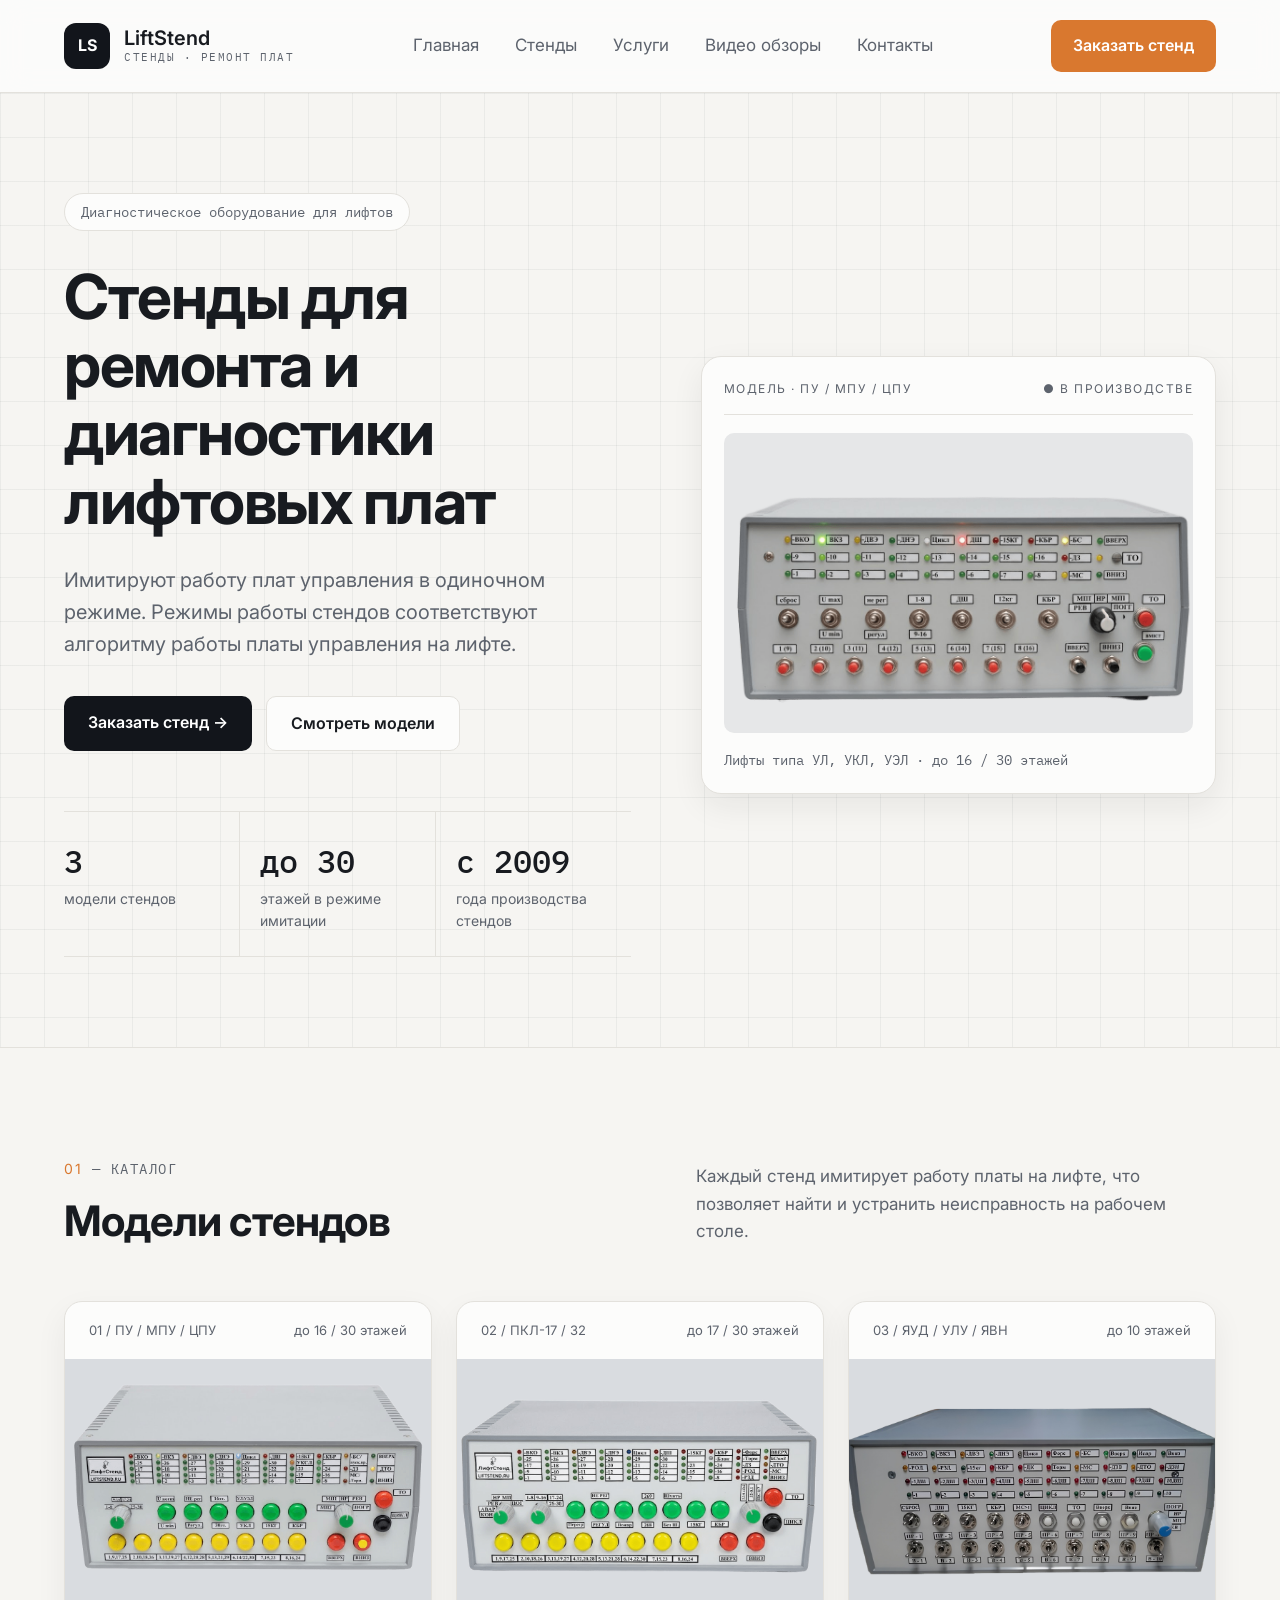
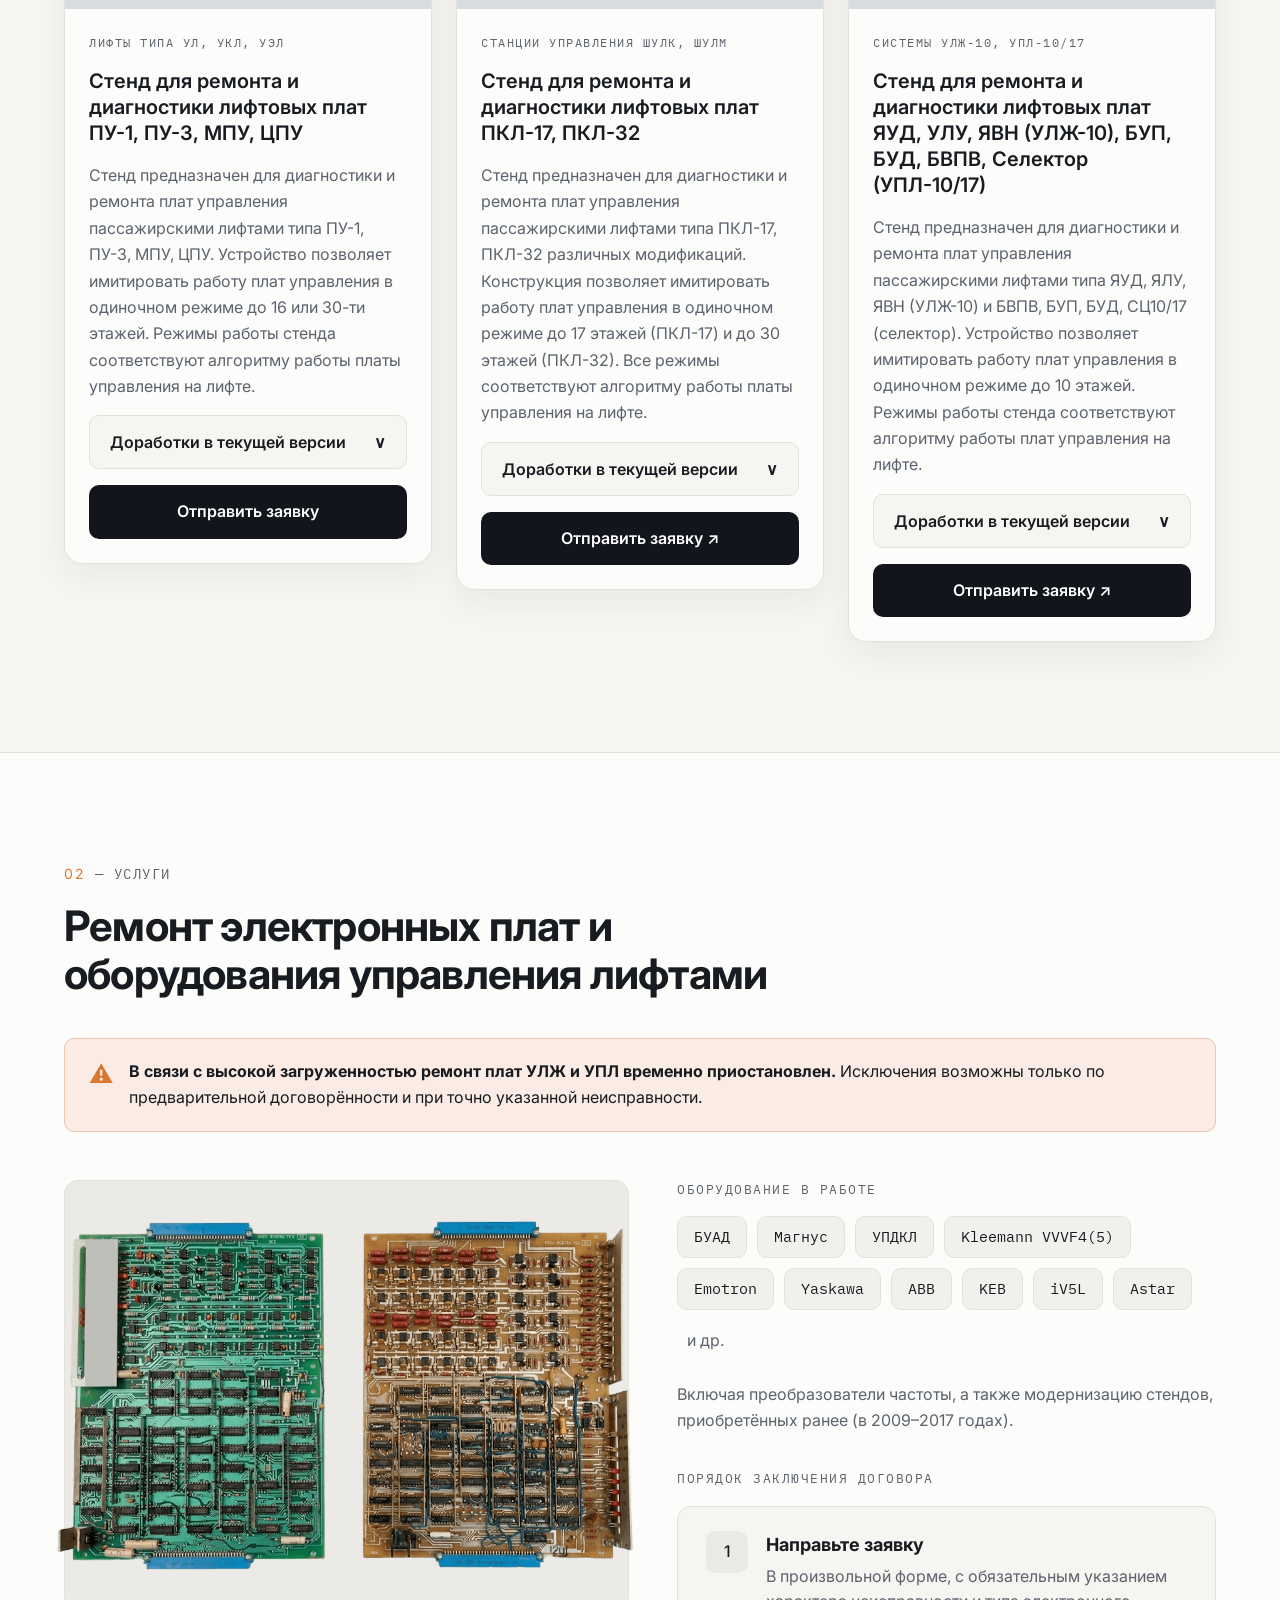
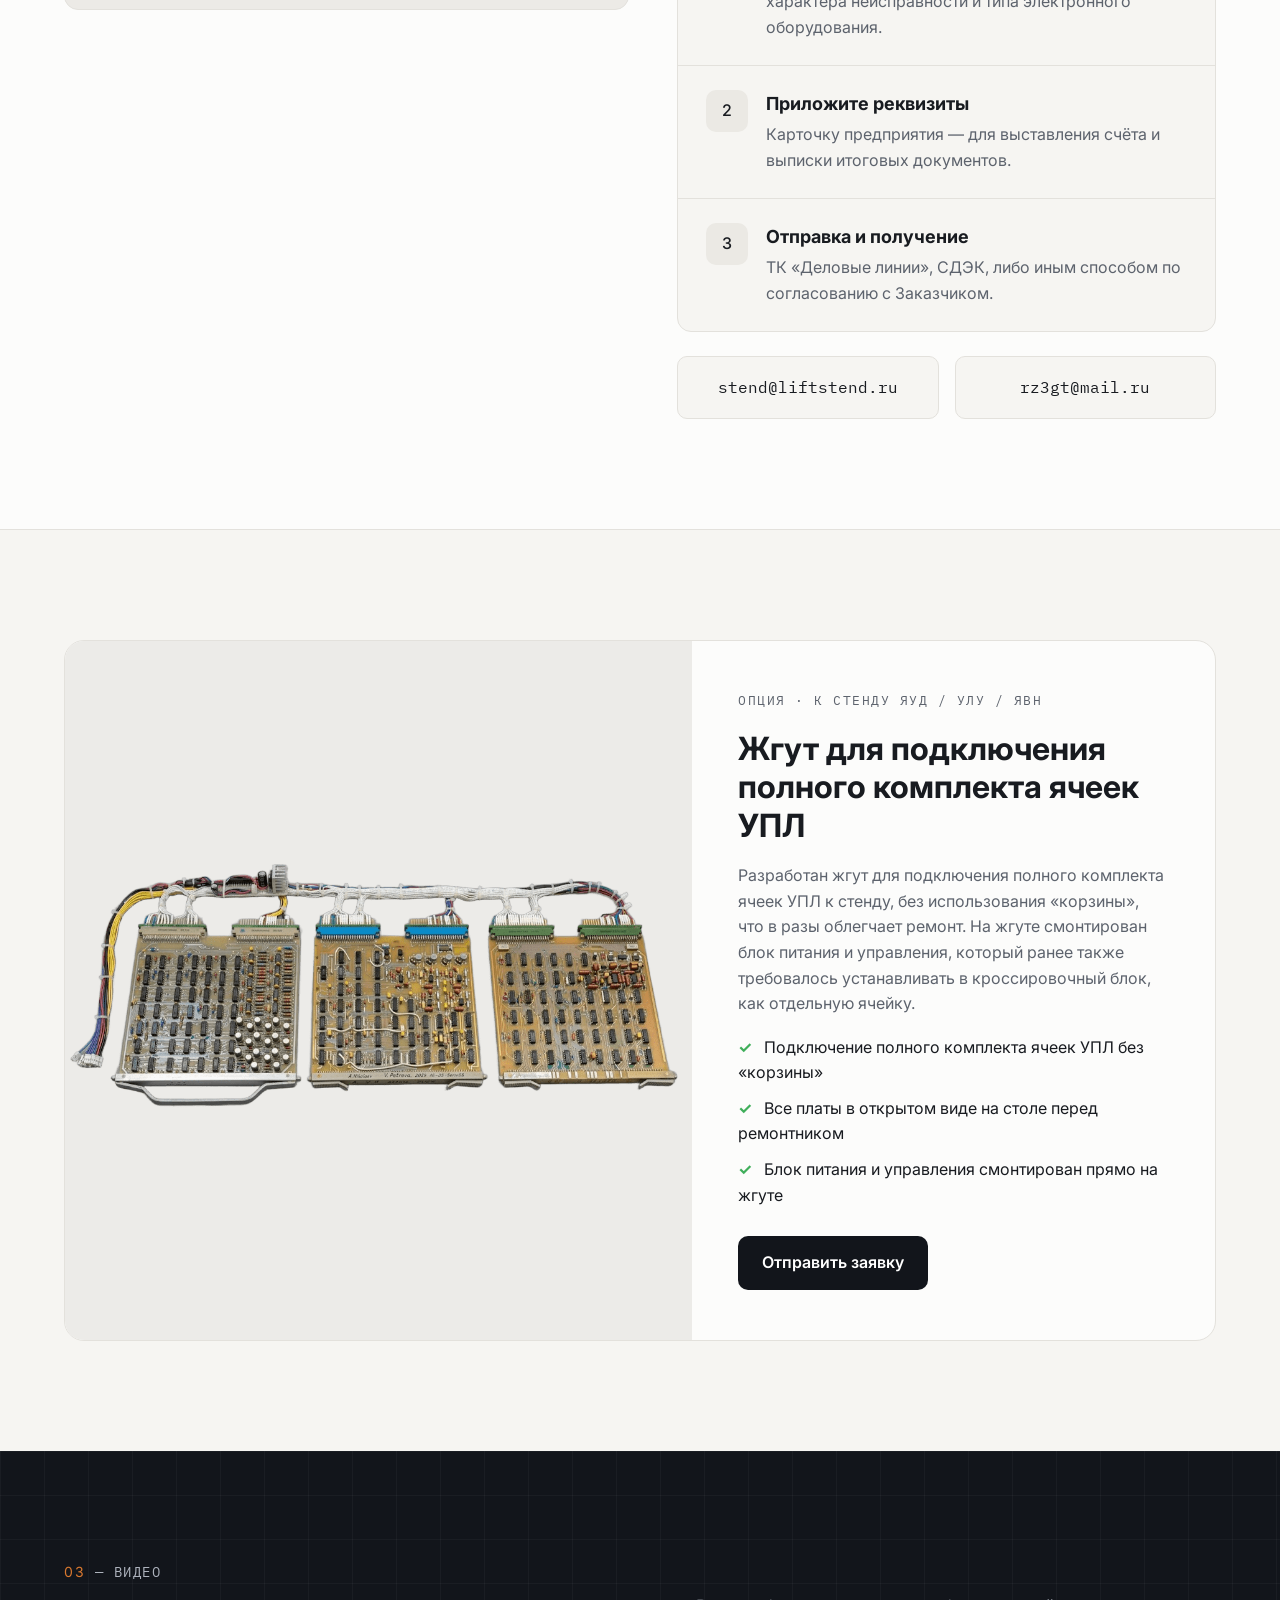
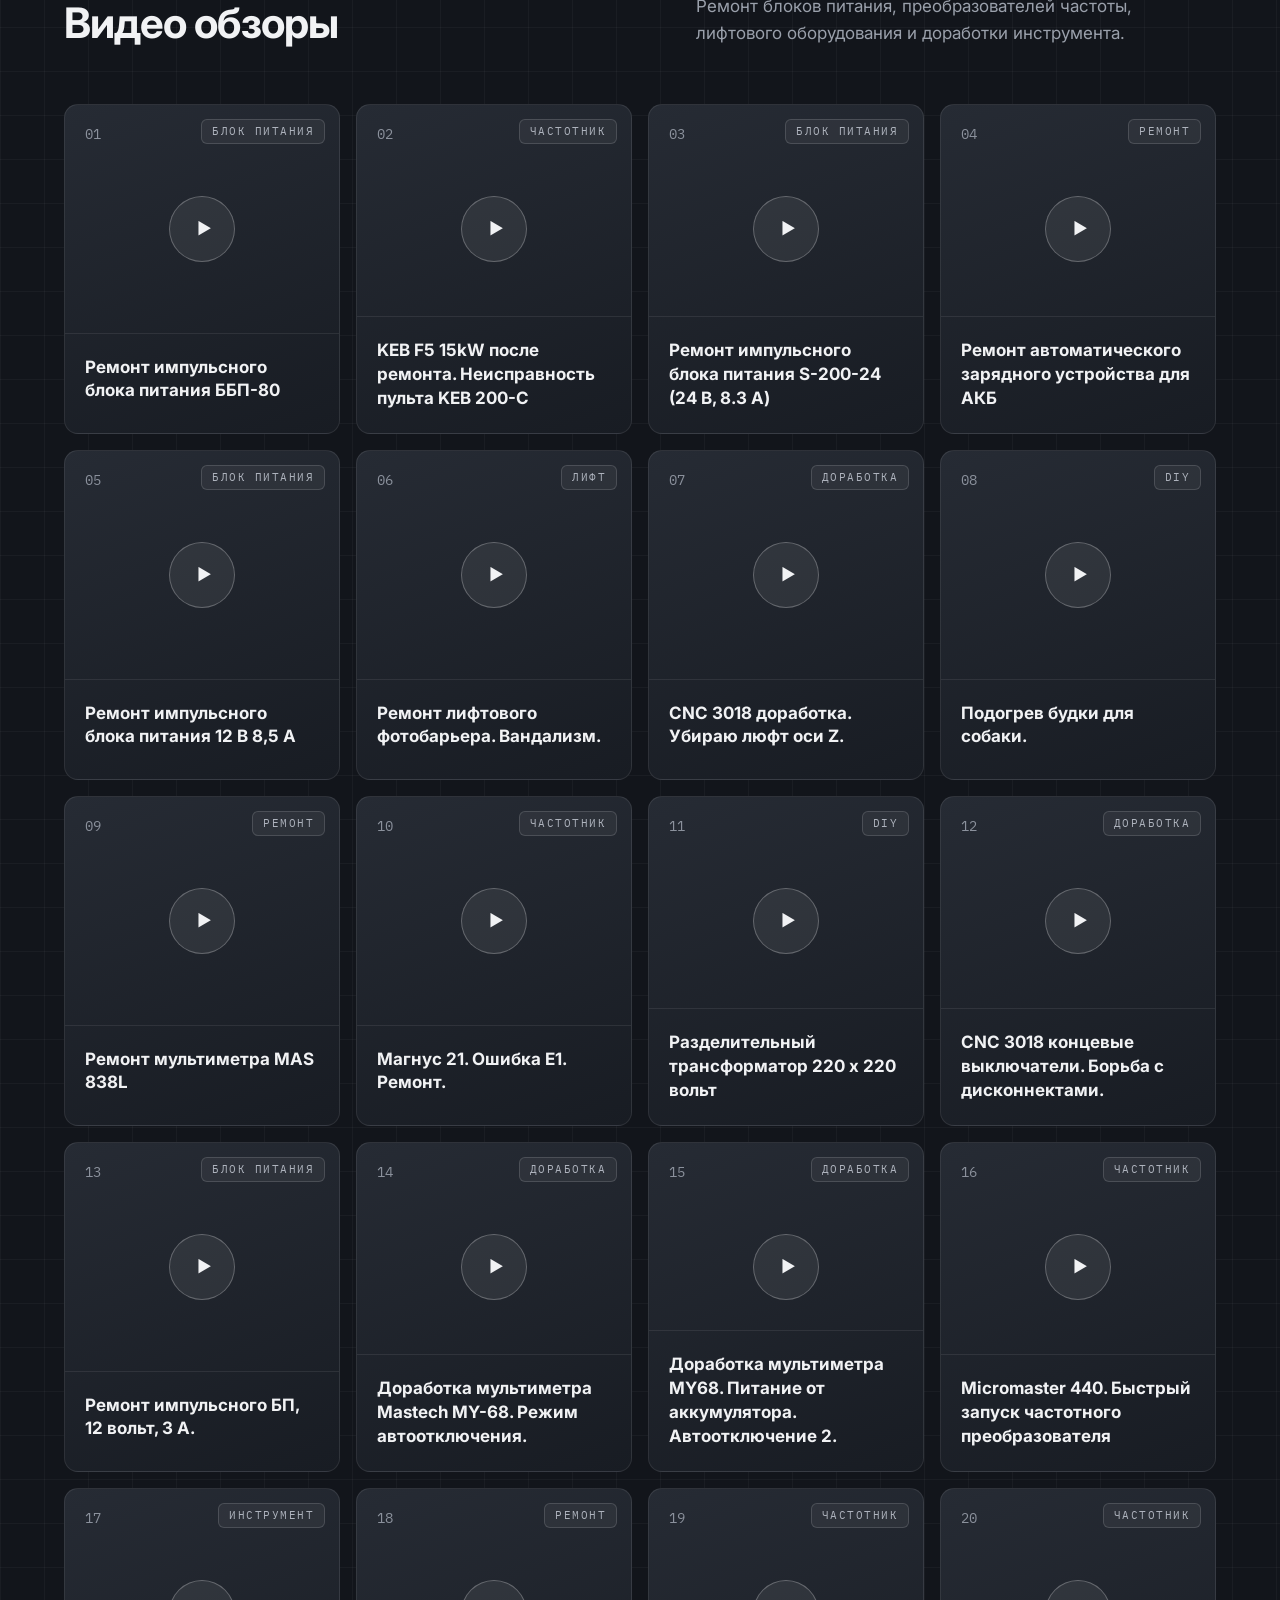
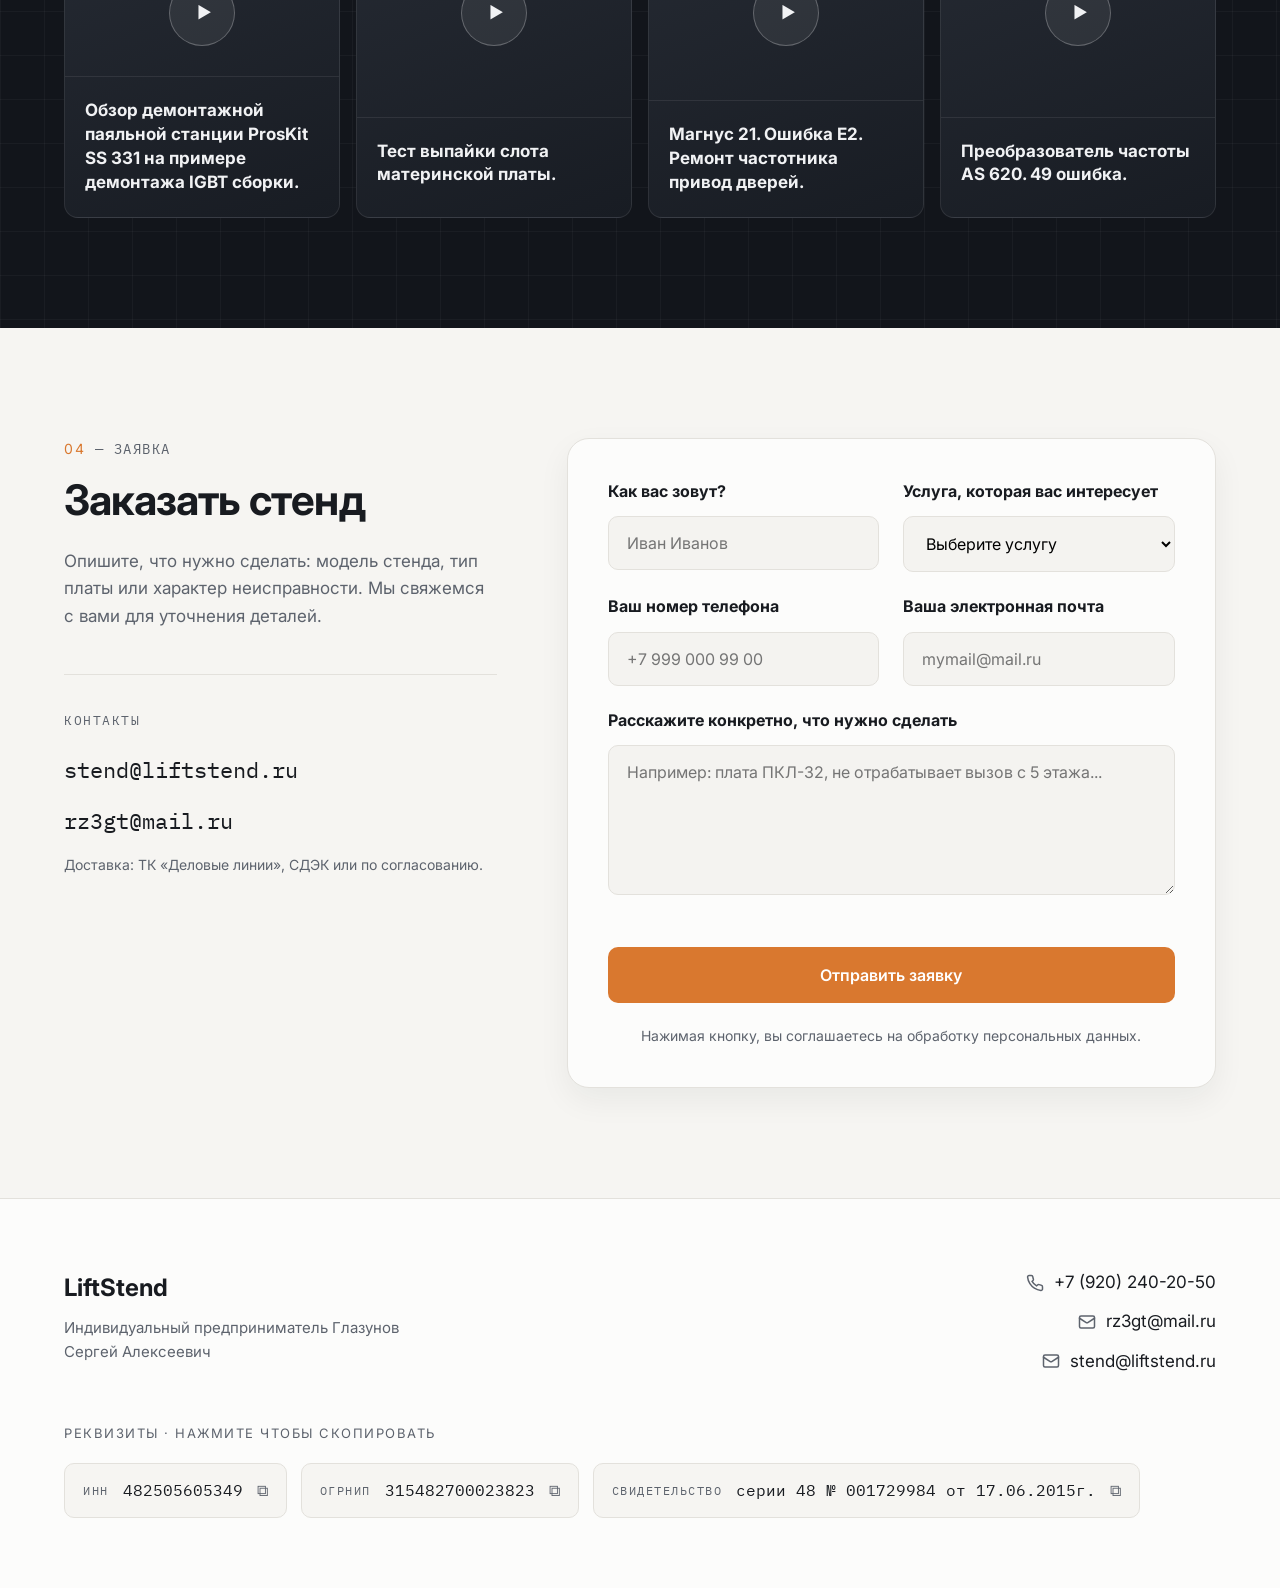
<file: Var2_s/index.html>
<!DOCTYPE html>
<html lang="ru">
<head>
    <meta charset="UTF-8">
    <meta name="viewport" content="width=device-width, initial-scale=1.0">
    <link rel="stylesheet" href="style.css">
    <title>LiftStend</title>
    <link rel="icon" type="image/png" href="new_logo.png">
    <script defer type="text/javascript" src="script.js"></script>
    <link rel="preconnect" href="https://fonts.googleapis.com">
    <link rel="preconnect" href="https://fonts.gstatic.com" crossorigin>
    <link href="https://fonts.googleapis.com/css2?family=IBM+Plex+Mono:wght@400;500&family=Inter:wght@400;500;600;700&display=swap" rel="stylesheet">
</head>
<body>
    <!-- Шапка -->
    <header id="header">
        <div class="header_box">
            <a class="logo" href="#home">
                <span class="logo_mark">LS</span>
                <span class="logo_text">
                    <span class="logo_name">LiftStend</span>
                    <span class="logo_sub">Стенды · ремонт плат</span>
                </span>
            </a>
            <div class="nav" id="nav">
                <a class="nav_link" href="#home">Главная</a>
                <a class="nav_link" href="#stands">Стенды</a>
                <a class="nav_link" href="#services">Услуги</a>
                <a class="nav_link" href="#video">Видео обзоры</a>
                <a class="nav_link" href="#order">Контакты</a>
            </div>
            <a class="header_button" href="#order">Заказать стенд</a>
            <button class="burger" id="burger">☰</button>
        </div>
    </header>

    <main>
        <!-- Главная -->
        <section class="hero_block" id="home">
            <div class="container hero_box">
                <div class="hero_left">
                    <span class="hero_badge">Диагностическое оборудование для лифтов</span>
                    <h1>Стенды для ремонта и диагностики лифтовых плат</h1>
                    <p class="hero_text">Имитируют работу плат управления в одиночном режиме. Режимы работы стендов соответствуют алгоритму работы платы управления на лифте.</p>
                    <div class="hero_buttons">
                        <a class="hero_button_dark" href="#order">Заказать стенд →</a>
                        <a class="hero_button_light" href="#stands">Смотреть модели</a>
                    </div>
                    <div class="hero_stats">
                        <div class="hero_stat">
                            <span class="hero_stat_number">3</span>
                            <span class="hero_stat_text">модели стендов</span>
                        </div>
                        <div class="hero_stat">
                            <span class="hero_stat_number">до 30</span>
                            <span class="hero_stat_text">этажей в режиме имитации</span>
                        </div>
                        <div class="hero_stat">
                            <span class="hero_stat_number">с 2009</span>
                            <span class="hero_stat_text">года производства стендов</span>
                        </div>
                    </div>
                </div>
                <div class="hero_card">
                    <div class="hero_card_top">
                        <span>Модель · ПУ / МПУ / ЦПУ</span>
                        <span>● В производстве</span>
                    </div>
                    <div class="hero_card_photo">
                        <img src="main_img/accordion_first_photo_no_bg.png" alt="Стенд ПУ, МПУ, ЦПУ">
                    </div>
                    <p class="hero_card_caption">Лифты типа УЛ, УКЛ, УЭЛ · до 16 / 30 этажей</p>
                </div>
            </div>
        </section>

        <!-- Каталог стендов -->
        <section class="stands_block" id="stands">
            <div class="container">
                <div class="section_top">
                    <div>
                        <p class="eyebrow"><span class="eyebrow_orange">01</span> &mdash; Каталог</p>
                        <h2>Модели стендов</h2>
                    </div>
                    <p class="section_text">Каждый стенд имитирует работу платы на лифте, что позволяет найти и устранить неисправность на рабочем столе.</p>
                </div>

                <div class="stands_cards">
                    <div class="stand_card">
                        <div class="stand_card_top">
                            <span>01 / ПУ / МПУ / ЦПУ</span>
                            <span>до 16 / 30 этажей</span>
                        </div>
                        <div class="stand_card_photo">
                            <img src="main_img/main_first_photo_no_bg.png" alt="Стенд ПУ-1, ПУ-3, МПУ, ЦПУ">
                        </div>
                        <div class="stand_card_body">
                            <p class="stand_card_for">Лифты типа УЛ, УКЛ, УЭЛ</p>
                            <h3>Стенд для ремонта и диагностики лифтовых плат ПУ-1, ПУ-3, МПУ, ЦПУ</h3>
                            <p class="stand_card_text">Стенд предназначен для диагностики и ремонта плат управления пассажирскими лифтами типа ПУ-1, ПУ-3, МПУ, ЦПУ. Устройство позволяет имитировать работу плат управления в одиночном режиме до 16 или 30-ти этажей. Режимы работы стенда соответствуют алгоритму работы платы управления на лифте.</p>
                            <div class="more">
                                <button class="more_header">
                                    <span>Доработки в текущей версии</span>
                                    <span class="more_icon">∨</span>
                                </button>
                                <div class="more_body">
                                    <ul>
                                        <li>Режим работы в «безшунтовом» варианте (по импульсному датчику), позволяет полноценно калибровать плату по импульсам и тестировать её в данном режиме.</li>
                                        <li>Поддержка плат с проходной кабиной. Добавляются каналы проверки и имитации датчиков ВКО”, ВКЗ”, ДТО”.</li>
                                        <li>Поддержка платы типа ЦПУ. Для этого дополнительно изготавливается переходной жгут с встроенным коммутатором управляющих сигналов.</li>
                                        <li>Поддержка плат для регулируемого привода (не использовалось в 2009–2010 годах).</li>
                                        <li>Значительно доработано программное обеспечение, изменены некоторые параметры обработки датчиков и сигналов. Изменён алгоритм режима «Цикл».</li>
                                    </ul>
                                </div>
                            </div>
                            <a class="stand_card_button" href="#order" data-service="Стенд ПУ-1, ПУ-3, МПУ, ЦПУ">Отправить заявку</a>
                        </div>
                    </div>

                    <div class="stand_card">
                        <div class="stand_card_top">
                            <span>02 / ПКЛ-17 / 32</span>
                            <span>до 17 / 30 этажей</span>
                        </div>
                        <div class="stand_card_photo">
                            <img src="main_img/main_second_photo_no_bg.png" alt="Стенд ПКЛ-17, ПКЛ-32">
                        </div>
                        <div class="stand_card_body">
                            <p class="stand_card_for">Станции управления ШУЛК, ШУЛМ</p>
                            <h3>Стенд для ремонта и диагностики лифтовых плат ПКЛ-17, ПКЛ-32</h3>
                            <p class="stand_card_text">Стенд предназначен для диагностики и ремонта плат управления пассажирскими лифтами типа ПКЛ-17, ПКЛ-32 различных модификаций. Конструкция позволяет имитировать работу плат управления в одиночном режиме до 17 этажей (ПКЛ-17) и до 30 этажей (ПКЛ-32). Все режимы соответствуют алгоритму работы платы управления на лифте.</p>
                            <div class="more">
                                <button class="more_header">
                                    <span>Доработки в текущей версии</span>
                                    <span class="more_icon">∨</span>
                                </button>
                                <div class="more_body">
                                    <ul>
                                        <li>Режим работы в «безшунтовом» варианте (по импульсному датчику), позволяет полноценно калибровать плату по импульсам и тестировать её в данном режиме.</li>
                                        <li>Поддержка плат для регулируемого привода. Для этого дополнительно изготавливается жгут для подачи сигналов рег. привода.</li>
                                        <li>Значительно доработано программное обеспечение, изменены некоторые параметры обработки датчиков и сигналов. Изменён алгоритм режима «Цикл».</li>
                                        <li>В матрицу и обработку добавлены некоторые датчики, которые вводились в лифтах ШУЛМ на протяжении последних лет (ПО, фотореверс и др.).</li>
                                    </ul>
                                </div>
                            </div>
                            <a class="stand_card_button" href="#order" data-service="Стенд ПКЛ-17, ПКЛ-32">Отправить заявку ↗</a>
                        </div>
                    </div>

                    <div class="stand_card">
                        <div class="stand_card_top">
                            <span>03 / ЯУД / УЛУ / ЯВН</span>
                            <span>до 10 этажей</span>
                        </div>
                        <div class="stand_card_photo">
                            <img src="main_img/main_third_photo_no_bg.png" alt="Стенд ЯУД, УЛУ, ЯВН">
                        </div>
                        <div class="stand_card_body">
                            <p class="stand_card_for">Системы УЛЖ-10, УПЛ-10/17</p>
                            <h3>Стенд для ремонта и диагностики лифтовых плат ЯУД, УЛУ, ЯВН (УЛЖ-10), БУП, БУД, БВПВ, Селектор (УПЛ-10/17)</h3>
                            <p class="stand_card_text">Стенд предназначен для диагностики и ремонта плат управления пассажирскими лифтами типа ЯУД, ЯЛУ, ЯВН (УЛЖ-10) и БВПВ, БУП, БУД, СЦ10/17 (селектор). Устройство позволяет имитировать работу плат управления в одиночном режиме до 10 этажей. Режимы работы стенда соответствуют алгоритму работы плат управления на лифте.</p>
                            <div class="more">
                                <button class="more_header">
                                    <span>Доработки в текущей версии</span>
                                    <span class="more_icon">∨</span>
                                </button>
                                <div class="more_body">
                                    <ul>
                                        <li>Доработано программное обеспечение, алгоритм движения и остановок между этажами. Устранены незначительные ошибки раннего ПО.</li>
                                        <li>Разработан жгут для подключения полного комплекта ячеек УПЛ к стенду, без использования «корзины». По желанию Заказчика данный жгут дополнительно изготавливается.</li>
                                    </ul>
                                </div>
                            </div>
                            <a class="stand_card_button" href="#order" data-service="Стенд ЯУД, УЛУ, ЯВН (УЛЖ-10)">Отправить заявку ↗</a>
                        </div>
                    </div>
                </div>
            </div>
        </section>

        <!-- Услуги -->
        <section class="services_block" id="services">
            <div class="container">
                <p class="eyebrow"><span class="eyebrow_orange">02</span> &mdash; Услуги</p>
                <h2 class="services_title">Ремонт электронных плат и оборудования управления лифтами</h2>

                <div class="warning">
                    <span class="warning_icon">⚠</span>
                    <p><strong>В связи с высокой загруженностью ремонт плат УЛЖ и УПЛ временно приостановлен.</strong> Исключения возможны только по предварительной договорённости и при точно указанной неисправности.</p>
                </div>

                <div class="services_box">
                    <div class="services_photos">
                        <div class="services_photo"><img src="main_img/plata.png" alt="Плата лифта"></div>
                    </div>

                    <div class="services_right">
                        <p class="services_label">Оборудование в работе</p>
                        <div class="service_tags">
                            <span class="service_tag">БУАД</span>
                            <span class="service_tag">Магнус</span>
                            <span class="service_tag">УПДКЛ</span>
                            <span class="service_tag">Kleemann VVVF4(5)</span>
                            <span class="service_tag">Emotron</span>
                            <span class="service_tag">Yaskawa</span>
                            <span class="service_tag">ABB</span>
                            <span class="service_tag">KEB</span>
                            <span class="service_tag">iV5L</span>
                            <span class="service_tag">Astar</span>
                            <span class="service_tag_more">и др.</span>
                        </div>
                        <p class="services_text">Включая преобразователи частоты, а также модернизацию стендов, приобретённых ранее (в 2009–2017 годах).</p>

                        <p class="services_label">Порядок заключения договора</p>
                        <div class="steps">
                            <div class="step">
                                <span class="step_number">1</span>
                                <div>
                                    <h4>Направьте заявку</h4>
                                    <p>В произвольной форме, с обязательным указанием характера неисправности и типа электронного оборудования.</p>
                                </div>
                            </div>
                            <div class="step">
                                <span class="step_number">2</span>
                                <div>
                                    <h4>Приложите реквизиты</h4>
                                    <p>Карточку предприятия — для выставления счёта и выписки итоговых документов.</p>
                                </div>
                            </div>
                            <div class="step">
                                <span class="step_number">3</span>
                                <div>
                                    <h4>Отправка и получение</h4>
                                    <p>ТК «Деловые линии», СДЭК, либо иным способом по согласованию с Заказчиком.</p>
                                </div>
                            </div>
                        </div>

                        <div class="mail_links">
                            <a class="mail_link" href="mailto:stend@liftstend.ru">stend@liftstend.ru</a>
                            <a class="mail_link" href="mailto:rz3gt@mail.ru">rz3gt@mail.ru</a>
                        </div>
                    </div>
                </div>
            </div>
        </section>

        <!-- Жгут -->
        <section class="harness_block">
            <div class="container">
                <div class="harness_card">
                    <div class="harness_photo">
                        <img src="main_img/tourniquet_no_bg.png" alt="Жгут для подключения ячеек УПЛ">
                    </div>
                    <div class="harness_text">
                        <p class="harness_tag">Опция · к стенду ЯУД / УЛУ / ЯВН</p>
                        <h3>Жгут для подключения полного комплекта ячеек УПЛ</h3>
                        <p>Разработан жгут для подключения полного комплекта ячеек УПЛ к стенду, без использования «корзины», что в разы облегчает ремонт. На жгуте смонтирован блок питания и управления, который ранее также требовалось устанавливать в кроссировочный блок, как отдельную ячейку.</p>
                        <ul>
                            <li>Подключение полного комплекта ячеек УПЛ без «корзины»</li>
                            <li>Все платы в открытом виде на столе перед ремонтником</li>
                            <li>Блок питания и управления смонтирован прямо на жгуте</li>
                        </ul>
                        <a class="harness_button" href="#order" data-service="Жгут для подключения ячеек УПЛ">Отправить заявку</a>
                    </div>
                </div>
            </div>
        </section>

        <!-- Видео -->
        <section class="video_block" id="video">
            <div class="container">
                <div class="section_top">
                    <div>
                        <p class="eyebrow"><span class="eyebrow_orange">03</span> &mdash; Видео</p>
                        <h2>Видео обзоры</h2>
                    </div>
                    <p class="section_text">Ремонт блоков питания, преобразователей частоты, лифтового оборудования и доработки инструмента.</p>
                </div>

                <div class="video_cards">
                    <div class="video_card" data-video-url-youtube="https://www.youtube.com/embed/3dimLdB5A6o?si=M0fmq-IZAi1y0u0O" data-video-url-rutube="https://rutube.ru/play/embed/577cb49472d63dc7c70b5eeb5c9b8358/">
                        <span class="video_card_number">01</span>
                        <span class="video_card_tag">Блок питания</span>
                        <span class="video_card_play">▶</span>
                        <h4>Ремонт импульсного блока питания ББП-80</h4>
                    </div>
                    <div class="video_card" data-video-url-youtube="https://www.youtube.com/embed/gYYps2g2kuI?si=MjqWjasJvv3lVrMN" data-video-url-rutube="https://rutube.ru/play/embed/69391222b21b92d451231698c175569e/">
                        <span class="video_card_number">02</span>
                        <span class="video_card_tag">Частотник</span>
                        <span class="video_card_play">▶</span>
                        <h4>KEB F5 15kW после ремонта. Неисправность пульта KEB 200-С</h4>
                    </div>
                    <div class="video_card" data-video-url-youtube="https://www.youtube.com/embed/F8VXqqG8hZE?si=91WdqBbP-UG5NhGc" data-video-url-rutube="https://rutube.ru/play/embed/33957107ef030123530843c90fbc562d/">
                        <span class="video_card_number">03</span>
                        <span class="video_card_tag">Блок питания</span>
                        <span class="video_card_play">▶</span>
                        <h4>Ремонт импульсного блока питания S-200-24 (24 В, 8.3 А)</h4>
                    </div>
                    <div class="video_card" data-video-url-youtube="https://www.youtube.com/embed/_hUBHWxDgOc?si=CxiB0HFWzqOnmFQD" data-video-url-rutube="https://rutube.ru/play/embed/b9c498be6b939b6a0668a7a57fabfb8b/">
                        <span class="video_card_number">04</span>
                        <span class="video_card_tag">Ремонт</span>
                        <span class="video_card_play">▶</span>
                        <h4>Ремонт автоматического зарядного устройства для АКБ</h4>
                    </div>
                    <div class="video_card" data-video-url-youtube="https://www.youtube.com/embed/UgYKby1YwtY?si=hETwrcuZmpO-HhOt" data-video-url-rutube="https://rutube.ru/play/embed/b3335d718fd3ce051f9da928967b5e46/">
                        <span class="video_card_number">05</span>
                        <span class="video_card_tag">Блок питания</span>
                        <span class="video_card_play">▶</span>
                        <h4>Ремонт импульсного блока питания 12 В 8,5 А</h4>
                    </div>
                    <div class="video_card" data-video-url-youtube="https://www.youtube.com/embed/wKMvMfL7JKQ?si=BLm2weTiFpcIsQE8" data-video-url-rutube="https://rutube.ru/play/embed/9170f900b10a3c8d203100ce1a9cf4c1/">
                        <span class="video_card_number">06</span>
                        <span class="video_card_tag">Лифт</span>
                        <span class="video_card_play">▶</span>
                        <h4>Ремонт лифтового фотобарьера. Вандализм.</h4>
                    </div>
                    <div class="video_card" data-video-url-youtube="https://www.youtube.com/embed/qNFyzNgIfYs?si=zouRJWYOXBYHn2U3" data-video-url-rutube="https://rutube.ru/play/embed/4c4732ea5e16cf4ad8ce692c3fda5547/">
                        <span class="video_card_number">07</span>
                        <span class="video_card_tag">Доработка</span>
                        <span class="video_card_play">▶</span>
                        <h4>CNC 3018 доработка. Убираю люфт оси Z.</h4>
                    </div>
                    <div class="video_card" data-video-url-youtube="https://www.youtube.com/embed/lkrbWZxTByo?si=sfD--3cMkR9yzXLe" data-video-url-rutube="https://rutube.ru/play/embed/5064f8d92779013855f749c4a6975bbe/">
                        <span class="video_card_number">08</span>
                        <span class="video_card_tag">DIY</span>
                        <span class="video_card_play">▶</span>
                        <h4>Подогрев будки для собаки.</h4>
                    </div>
                    <div class="video_card" data-video-url-youtube="https://www.youtube.com/embed/g4o85lcmeTc?si=Vq26dhTgVnRbRfYI" data-video-url-rutube="https://rutube.ru/play/embed/44969db016b9dea8bcc242032e6ad987/">
                        <span class="video_card_number">09</span>
                        <span class="video_card_tag">Ремонт</span>
                        <span class="video_card_play">▶</span>
                        <h4>Ремонт мультиметра MAS 838L</h4>
                    </div>
                    <div class="video_card" data-video-url-youtube="https://www.youtube.com/embed/U_uVmSd5nIM?si=fQoXWqLXG9e8LxeL" data-video-url-rutube="https://rutube.ru/play/embed/fef722c18a3c90eec3282bfc3b5be1dd/">
                        <span class="video_card_number">10</span>
                        <span class="video_card_tag">Частотник</span>
                        <span class="video_card_play">▶</span>
                        <h4>Магнус 21. Ошибка Е1. Ремонт.</h4>
                    </div>
                    <div class="video_card" data-video-url-youtube="https://www.youtube.com/embed/oTdYFWA3_5U?si=5hP-7SfF7rRqVosa" data-video-url-rutube="https://rutube.ru/play/embed/d01eff2143c14c53cadb41b73d15c258/">
                        <span class="video_card_number">11</span>
                        <span class="video_card_tag">DIY</span>
                        <span class="video_card_play">▶</span>
                        <h4>Разделительный трансформатор 220 х 220 вольт</h4>
                    </div>
                    <div class="video_card" data-video-url-youtube="https://www.youtube.com/embed/dZtoNxF62ac?si=TH8_FW2lqLTng4OU" data-video-url-rutube="https://rutube.ru/play/embed/bb8de0dfdc75e7e228ccf1fb9c7159b3/">
                        <span class="video_card_number">12</span>
                        <span class="video_card_tag">Доработка</span>
                        <span class="video_card_play">▶</span>
                        <h4>CNC 3018 концевые выключатели. Борьба с дисконнектами.</h4>
                    </div>
                    <div class="video_card" data-video-url-youtube="https://www.youtube.com/embed/nEyzuoKQazk?si=SzpzJPbjZ-wdhFoz" data-video-url-rutube="https://rutube.ru/play/embed/810841177f5577a0e3478f8d39cfb083/">
                        <span class="video_card_number">13</span>
                        <span class="video_card_tag">Блок питания</span>
                        <span class="video_card_play">▶</span>
                        <h4>Ремонт импульсного БП, 12 вольт, 3 А.</h4>
                    </div>
                    <div class="video_card" data-video-url-youtube="https://www.youtube.com/embed/JfKpwknA_ZQ?si=_v_3QTLyyTW8Pvou" data-video-url-rutube="https://rutube.ru/play/embed/273683b296d7ab9b410e2a91e39626f6/">
                        <span class="video_card_number">14</span>
                        <span class="video_card_tag">Доработка</span>
                        <span class="video_card_play">▶</span>
                        <h4>Доработка мультиметра Mastech MY-68. Режим автоотключения.</h4>
                    </div>
                    <div class="video_card" data-video-url-youtube="https://www.youtube.com/embed/g3Wz3kgiMYE?si=0CQlhmflj9ndzAR6" data-video-url-rutube="https://rutube.ru/play/embed/8bb6beb36efe235b5f480c4c1c773eec/">
                        <span class="video_card_number">15</span>
                        <span class="video_card_tag">Доработка</span>
                        <span class="video_card_play">▶</span>
                        <h4>Доработка мультиметра MY68. Питание от аккумулятора. Автоотключение 2.</h4>
                    </div>
                    <div class="video_card" data-video-url-youtube="https://www.youtube.com/embed/mEqJ1ay0UY8?si=ZnqY0JW5Dh-RIsPM" data-video-url-rutube="https://rutube.ru/play/embed/c27f84928ffb0b1b41650536ed2047dc/">
                        <span class="video_card_number">16</span>
                        <span class="video_card_tag">Частотник</span>
                        <span class="video_card_play">▶</span>
                        <h4>Micromaster 440. Быстрый запуск частотного преобразователя</h4>
                    </div>
                    <div class="video_card" data-video-url-youtube="https://www.youtube.com/embed/p4gutBq_vdY?si=H1vcMeOK5o7uT7Ve" data-video-url-rutube="https://rutube.ru/play/embed/289e96ec566f6c1ddd8121fa8014059f/">
                        <span class="video_card_number">17</span>
                        <span class="video_card_tag">Инструмент</span>
                        <span class="video_card_play">▶</span>
                        <h4>Обзор демонтажной паяльной станции ProsKit SS 331 на примере демонтажа IGBT сборки.</h4>
                    </div>
                    <div class="video_card" data-video-url-youtube="https://www.youtube.com/embed/TB7trJNlzYM?si=FA-TAdfofgWoHiDs" data-video-url-rutube="https://rutube.ru/play/embed/4a9644f252732be83cd632d89ff4f52c/">
                        <span class="video_card_number">18</span>
                        <span class="video_card_tag">Ремонт</span>
                        <span class="video_card_play">▶</span>
                        <h4>Тест выпайки слота материнской платы.</h4>
                    </div>
                    <div class="video_card" data-video-url-youtube="https://www.youtube.com/embed/TDVHoRf2TbE?si=tgW54vgtu5HrfPYx" data-video-url-rutube="https://rutube.ru/play/embed/9c269059bd94b7d0cc9804c6e0c47fc3/">
                        <span class="video_card_number">19</span>
                        <span class="video_card_tag">Частотник</span>
                        <span class="video_card_play">▶</span>
                        <h4>Магнус 21. Ошибка Е2. Ремонт частотника привод дверей.</h4>
                    </div>
                    <div class="video_card" data-video-url-youtube="https://www.youtube.com/embed/OjZ2Uq8c-t0?si=SdjO5ahagh1Zyhrv" data-video-url-rutube="https://rutube.ru/play/embed/77970406b856dd79155bceea15799d4f/">
                        <span class="video_card_number">20</span>
                        <span class="video_card_tag">Частотник</span>
                        <span class="video_card_play">▶</span>
                        <h4>Преобразователь частоты AS 620. 49 ошибка.</h4>
                    </div>
                </div>
            </div>

            <!-- Окно с видео (скрыто, пока не нажали на карточку) -->
            <div class="modal">
                <div class="modal_box">
                    <div class="modal_top">
                        <div class="modal_switch_buttons">
                            <button class="modal_switch_button_youtube active_button_youtube">YouTube</button>
                            <button class="modal_switch_button_rutube">RuTube</button>
                        </div>
                        <button class="modal_box_button" id="close_modal_button">&times;</button>
                    </div>
                    <iframe class="iframe" src="" title="Видео" frameborder="0" allow="accelerometer; autoplay; clipboard-write; encrypted-media; gyroscope; picture-in-picture; web-share" referrerpolicy="strict-origin-when-cross-origin" allowfullscreen></iframe>
                </div>
            </div>
        </section>

        <!-- Заявка -->
        <section class="order_block" id="order">
            <div class="container order_box">
                <div class="order_left">
                    <p class="eyebrow"><span class="eyebrow_orange">04</span> &mdash; Заявка</p>
                    <h2>Заказать стенд</h2>
                    <p class="order_text">Опишите, что нужно сделать: модель стенда, тип платы или характер неисправности. Мы свяжемся с вами для уточнения деталей.</p>
                    <p class="order_label">Контакты</p>
                    <a class="order_link" href="mailto:stend@liftstend.ru">stend@liftstend.ru</a>
                    <a class="order_link" href="mailto:rz3gt@mail.ru">rz3gt@mail.ru</a>
                    <p class="order_delivery">Доставка: ТК «Деловые линии», СДЭК или по согласованию.</p>
                </div>

                <div class="order_area">
                    <div class="order_area_1">
                        <h4 class="order_area_text">Как вас зовут?</h4>
                        <input class="input_area" id="input_name" type="text" placeholder="Иван Иванов">
                    </div>
                    <div class="order_area_2">
                        <h4 class="order_area_text">Услуга, которая вас интересует</h4>
                        <select class="input_area" id="input_service">
                            <option value="">Выберите услугу</option>
                            <option value="Стенд ПУ-1, ПУ-3, МПУ, ЦПУ">Стенд ПУ-1, ПУ-3, МПУ, ЦПУ</option>
                            <option value="Стенд ПКЛ-17, ПКЛ-32">Стенд ПКЛ-17, ПКЛ-32</option>
                            <option value="Стенд ЯУД, УЛУ, ЯВН (УЛЖ-10)">Стенд ЯУД, УЛУ, ЯВН (УЛЖ-10)</option>
                            <option value="Жгут для подключения ячеек УПЛ">Жгут для подключения ячеек УПЛ</option>
                            <option value="Ремонт электронной платы">Ремонт электронной платы</option>
                            <option value="Ремонт преобразователя частоты">Ремонт преобразователя частоты</option>
                            <option value="Модернизация ранее приобретённого стенда">Модернизация ранее приобретённого стенда</option>
                        </select>
                    </div>
                    <div class="order_area_3">
                        <h4 class="order_area_text">Ваш номер телефона</h4>
                        <input class="input_area" id="input_phone" type="tel" placeholder="+7 999 000 99 00">
                    </div>
                    <div class="order_area_4">
                        <h4 class="order_area_text">Ваша электронная почта</h4>
                        <input class="input_area" id="input_email" type="email" placeholder="mymail@mail.ru">
                    </div>
                    <div class="order_area_5">
                        <h4 class="order_area_text">Расскажите конкретно, что нужно сделать</h4>
                        <textarea class="textarea" id="input_text" placeholder="Например: плата ПКЛ-32, не отрабатывает вызов с 5 этажа..."></textarea>
                    </div>
                    <p class="order_error" id="order_error"></p>
                    <button class="order_button" id="order_button">Отправить заявку</button>
                    <p class="order_note">Нажимая кнопку, вы соглашаетесь на обработку персональных данных.</p>
                </div>
            </div>
        </section>
    </main>

    <!-- Подвал -->
    <footer id="contacts">
        <div class="container contacts_block">
            <div class="contacts_left_right">
                <div class="contacts_left">
                    <span class="contacts_company_name">LiftStend</span>
                    <span class="contacts_company_text">Индивидуальный предприниматель Глазунов Сергей Алексеевич</span>
                </div>
                <div class="contacts_right">
                    <a href="tel:+79202402050" class="phone_link">
                        <svg class="phone_icon" viewBox="0 0 24 24" fill="none" stroke="currentColor" stroke-width="2">
                            <path d="M22 16.92v3a2 2 0 0 1-2.18 2 19.79 19.79 0 0 1-8.63-3.07 19.5 19.5 0 0 1-6-6 19.79 19.79 0 0 1-3.07-8.67A2 2 0 0 1 4.11 2h3a2 2 0 0 1 2 1.72 12.84 12.84 0 0 0 .7 2.81 2 2 0 0 1-.45 2.11L8.09 9.91a16 16 0 0 0 6 6l1.27-1.27a2 2 0 0 1 2.11-.45 12.84 12.84 0 0 0 2.81.7A2 2 0 0 1 22 16.92z"/>
                        </svg>
                        <span class="phone_text">+7 (920) 240-20-50</span>
                    </a>
                    <a href="mailto:rz3gt@mail.ru" class="mail_footer_link">
                        <svg class="mail_icon" viewBox="0 0 24 24" fill="none" stroke="currentColor" stroke-width="2" stroke-linecap="round" stroke-linejoin="round">
                            <rect x="2" y="4" width="20" height="16" rx="2" />
                            <path d="m22 7-8.97 5.7a1.94 1.94 0 0 1-2.06 0L2 7" />
                        </svg>
                        <span class="mail_text">rz3gt@mail.ru</span>
                    </a>
                    <a href="mailto:stend@liftstend.ru" class="mail_footer_link">
                        <svg class="mail_icon" viewBox="0 0 24 24" fill="none" stroke="currentColor" stroke-width="2" stroke-linecap="round" stroke-linejoin="round">
                            <rect x="2" y="4" width="20" height="16" rx="2" />
                            <path d="m22 7-8.97 5.7a1.94 1.94 0 0 1-2.06 0L2 7" />
                        </svg>
                        <span class="mail_text">stend@liftstend.ru</span>
                    </a>
                </div>
            </div>

            <div class="bank_details_title">
                <span>РЕКВИЗИТЫ · НАЖМИТЕ ЧТОБЫ СКОПИРОВАТЬ</span>
            </div>
            <div class="bank_details">
                <div class="bank_details_mini_card copy_inf">
                    <span class="bank_details_mini_card_inf">ИНН</span>
                    <span class="bank_details_mini_card_inf_number">482505605349</span>
                    <span class="copy_icon">⧉</span>
                    <span class="check_icon">✓</span>
                </div>
                <div class="bank_details_mini_card copy_inf">
                    <span class="bank_details_mini_card_inf">ОГРНИП</span>
                    <span class="bank_details_mini_card_inf_number">315482700023823</span>
                    <span class="copy_icon">⧉</span>
                    <span class="check_icon">✓</span>
                </div>
                <div class="bank_details_mini_card copy_inf">
                    <span class="bank_details_mini_card_inf">Свидетельство</span>
                    <span class="bank_details_mini_card_inf_number">серии 48 № 001729984 от 17.06.2015г.</span>
                    <span class="copy_icon">⧉</span>
                    <span class="check_icon">✓</span>
                </div>
            </div>
        </div>
    </footer>
</body>
</html>
</file>
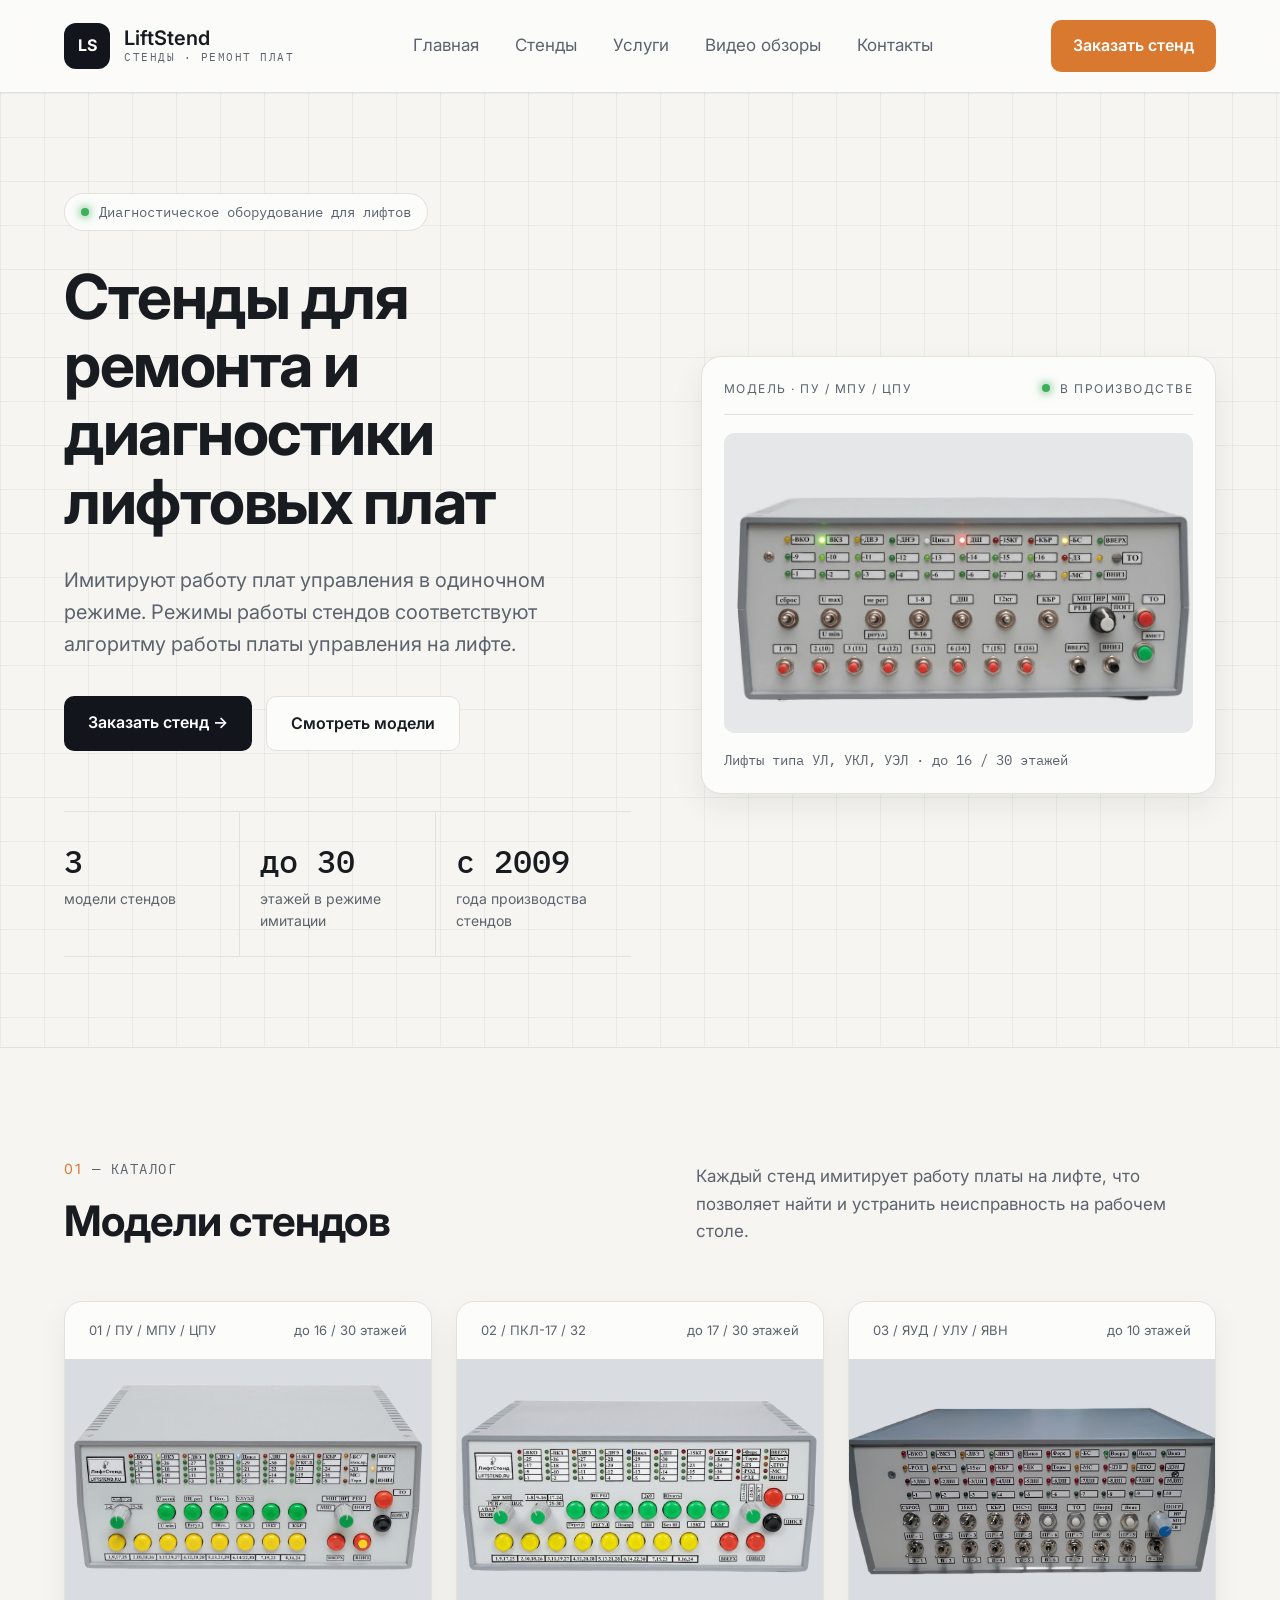
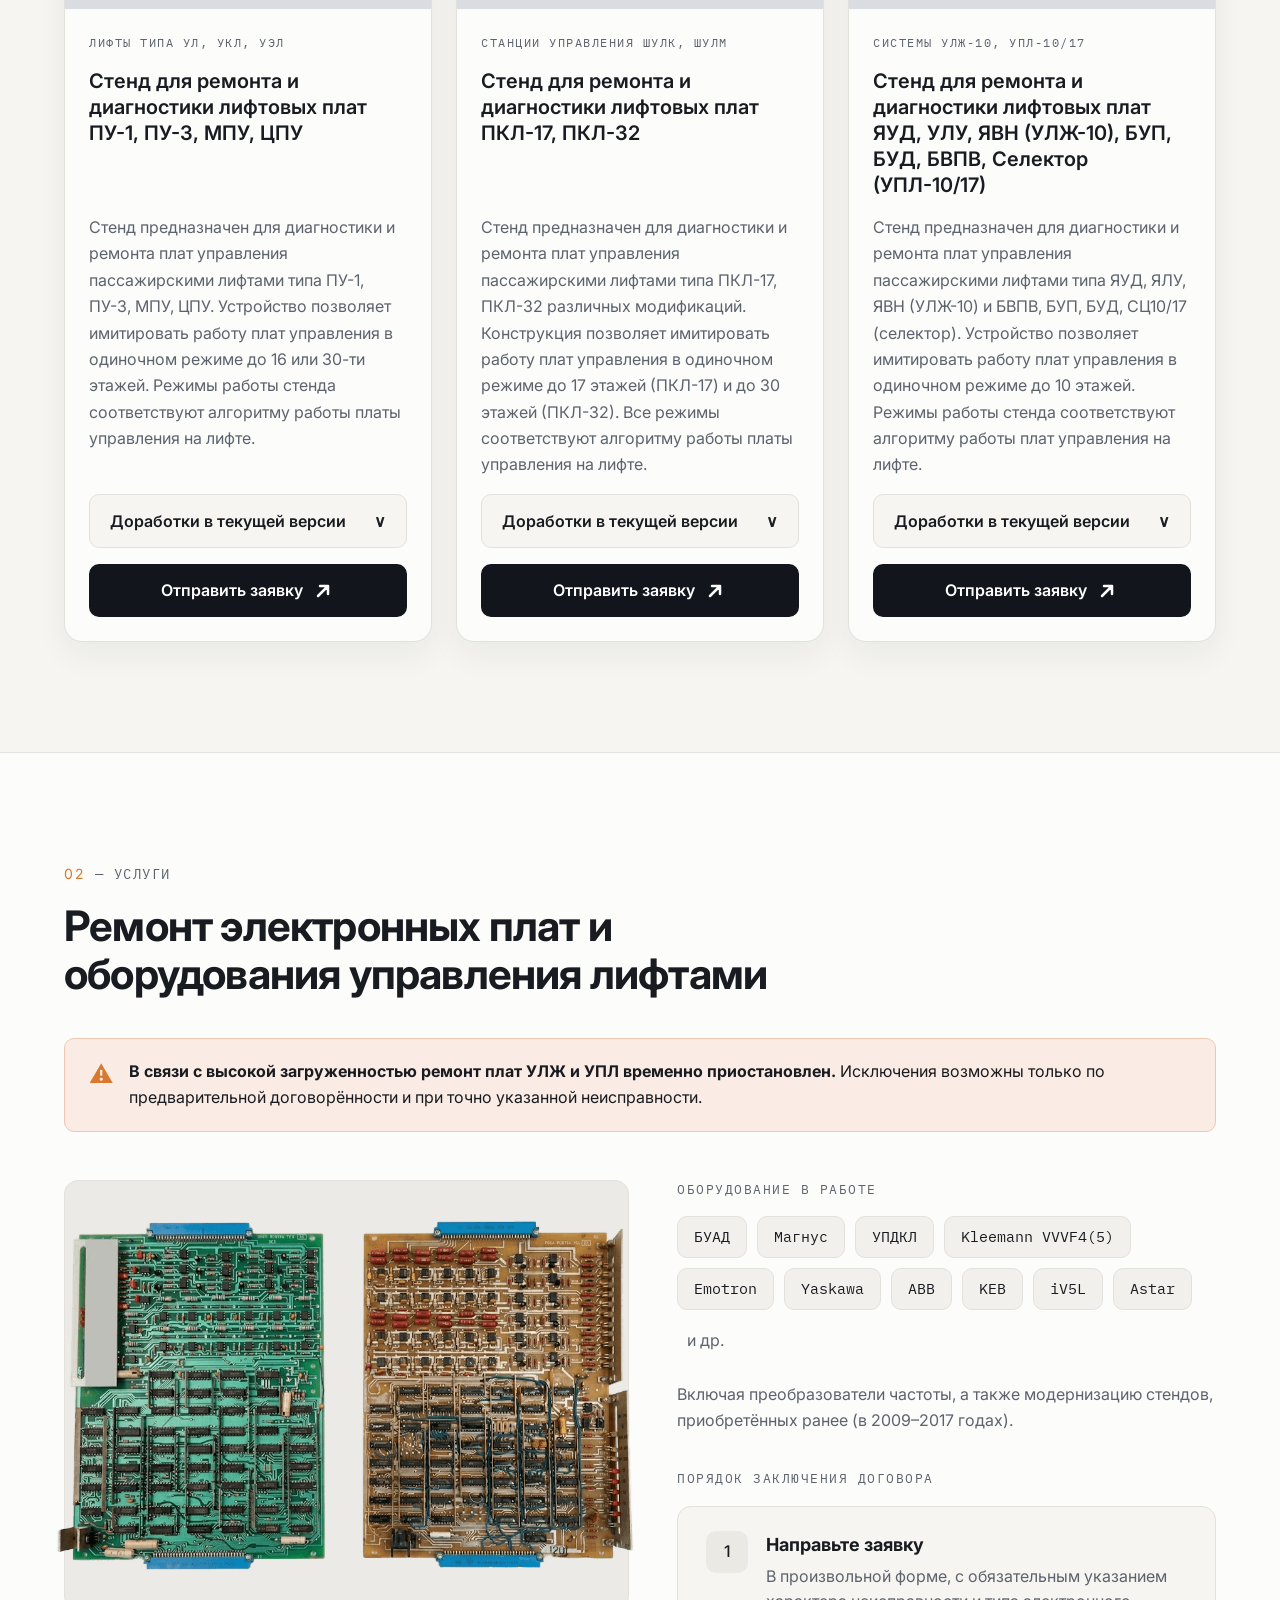
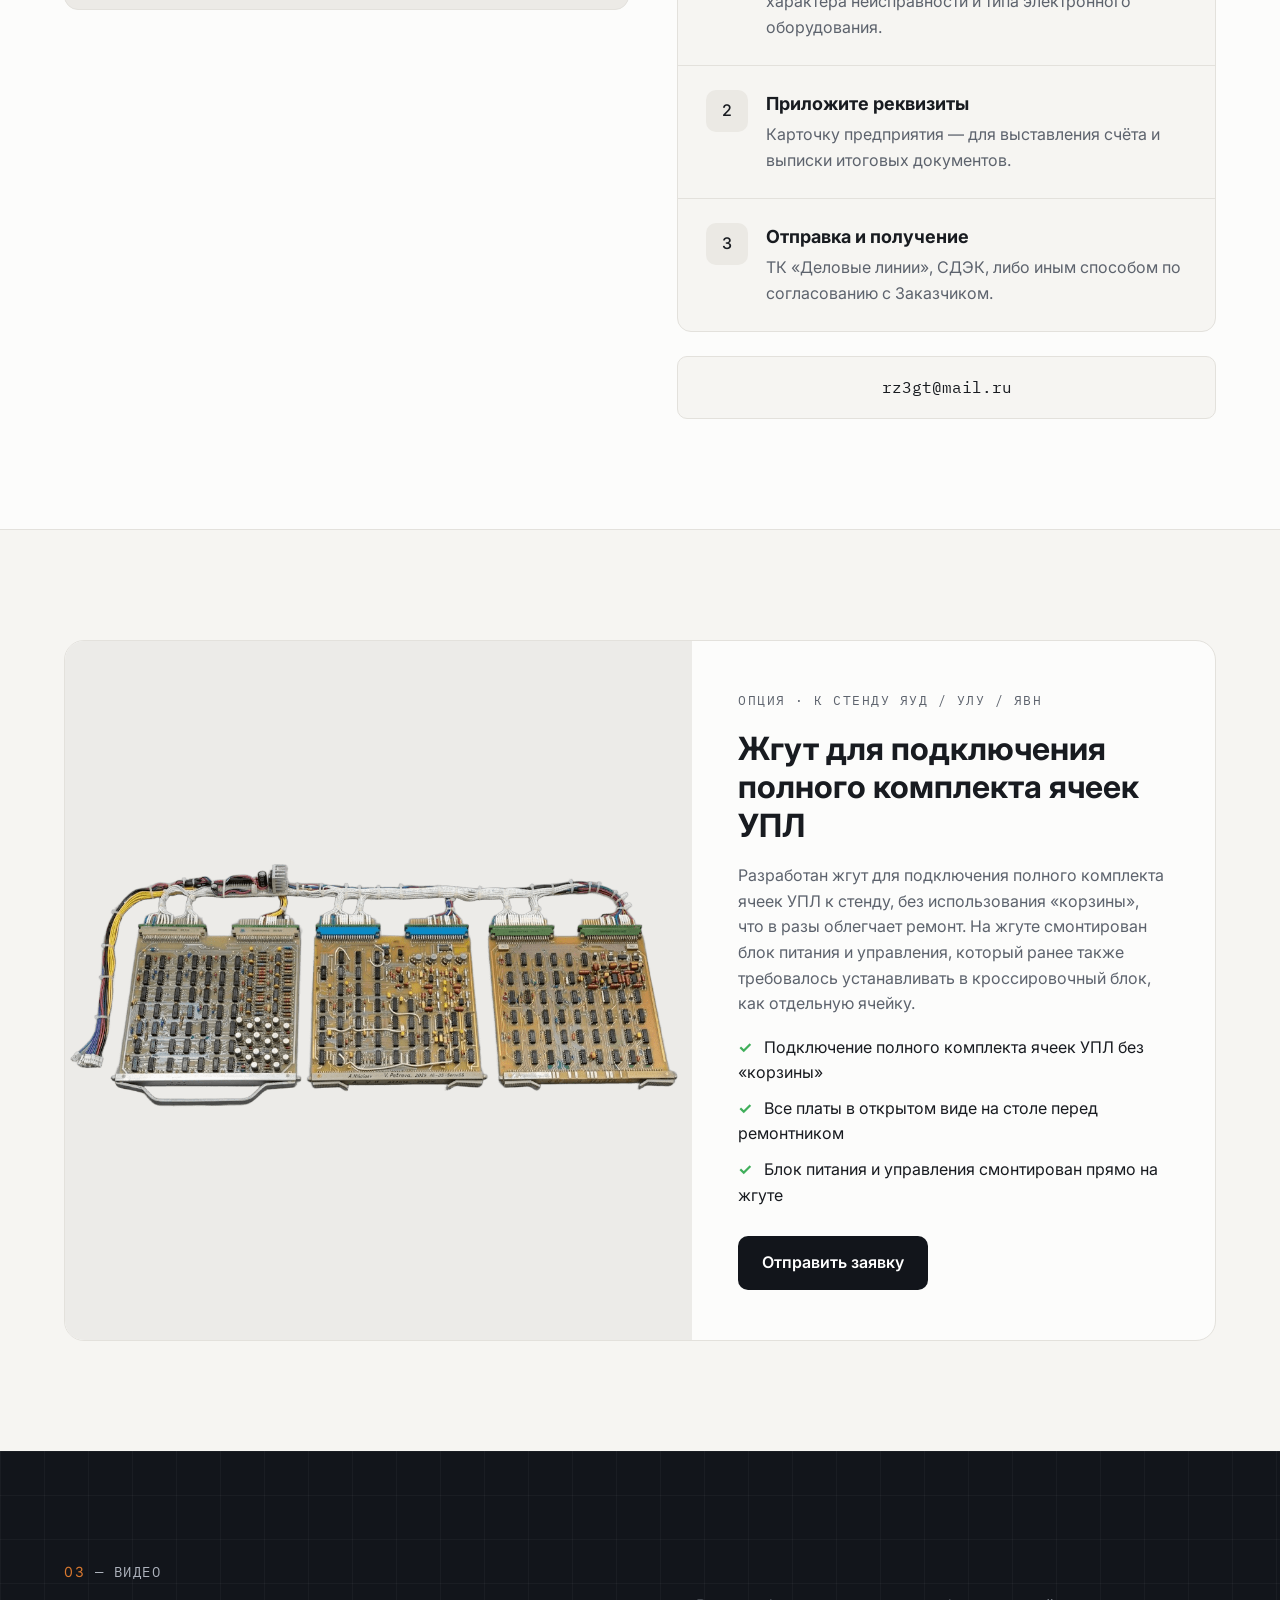
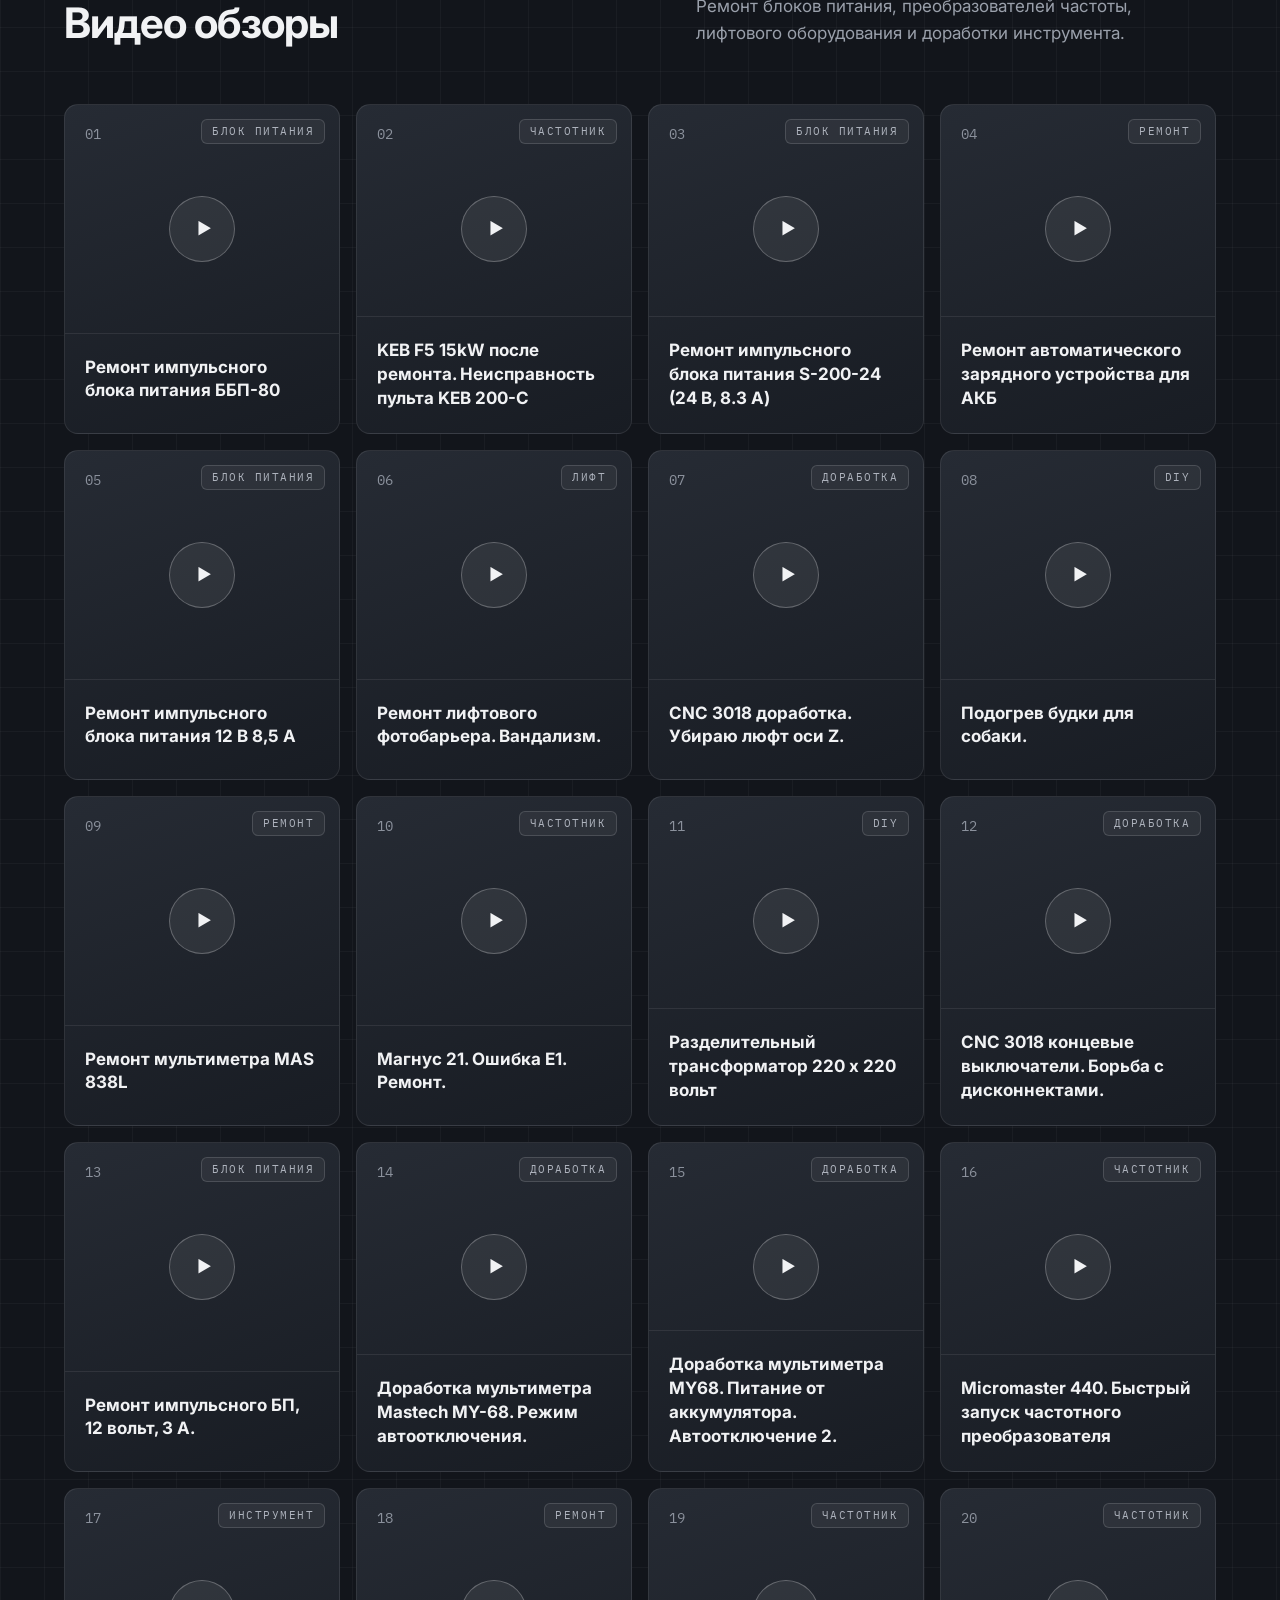
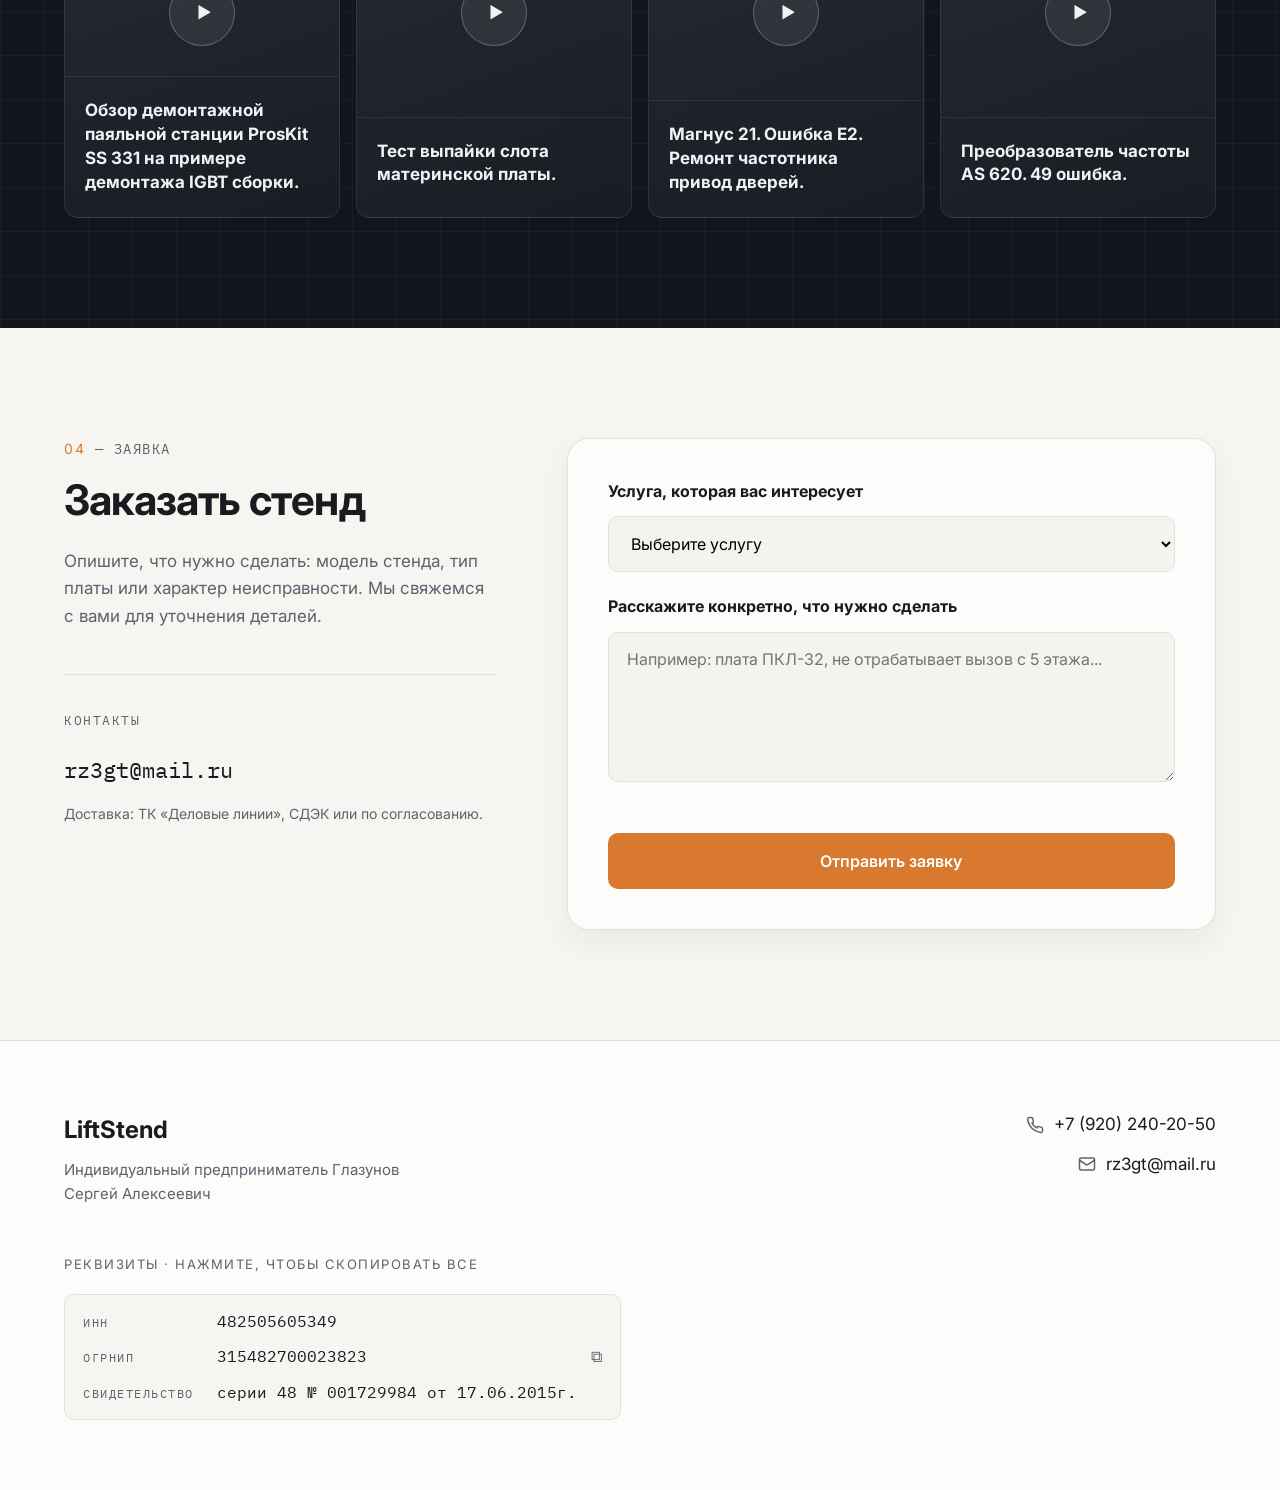
<file: var3_test/index.html>
<!DOCTYPE html>
<html lang="ru">
<head>
    <meta charset="UTF-8">
    <meta name="viewport" content="width=device-width, initial-scale=1.0">
    <link rel="stylesheet" href="style.css">
    <title>LiftStend</title>
    <link rel="icon" type="image/png" href="new_logo.png">
    <script defer type="text/javascript" src="script.js"></script>
    <link rel="preconnect" href="https://fonts.googleapis.com">
    <link rel="preconnect" href="https://fonts.gstatic.com" crossorigin>
    <link href="https://fonts.googleapis.com/css2?family=IBM+Plex+Mono:wght@400;500&family=Inter:wght@400;500;600;700&display=swap" rel="stylesheet">
</head>
<body>
    <!-- Шапка -->
    <header id="header">
        <div class="header_box">
            <a class="logo" href="#home">
                <span class="logo_mark">LS</span>
                <span class="logo_text">
                    <span class="logo_name">LiftStend</span>
                    <span class="logo_sub">Стенды · ремонт плат</span>
                </span>
            </a>
            <div class="nav" id="nav">
                <a class="nav_link" href="#home">Главная</a>
                <a class="nav_link" href="#stands">Стенды</a>
                <a class="nav_link" href="#services">Услуги</a>
                <a class="nav_link" href="#video">Видео обзоры</a>
                <a class="nav_link" href="#order">Контакты</a>
            </div>
            <a class="header_button" href="#order">Заказать стенд</a>
            <button class="burger" id="burger">☰</button>
        </div>
    </header>

    <main>
        <!-- Главная -->
        <section class="hero_block" id="home">
            <div class="container hero_box">
                <div class="hero_left">
                    <span class="hero_badge"><span class="green_dot"></span>Диагностическое оборудование для лифтов</span>
                    <h1>Стенды для ремонта и диагностики лифтовых плат</h1>
                    <p class="hero_text">Имитируют работу плат управления в одиночном режиме. Режимы работы стендов соответствуют алгоритму работы платы управления на лифте.</p>
                    <div class="hero_buttons">
                        <a class="hero_button_dark" href="#order">Заказать стенд →</a>
                        <a class="hero_button_light" href="#stands">Смотреть модели</a>
                    </div>
                    <div class="hero_stats">
                        <div class="hero_stat">
                            <span class="hero_stat_number">3</span>
                            <span class="hero_stat_text">модели стендов</span>
                        </div>
                        <div class="hero_stat">
                            <span class="hero_stat_number">до 30</span>
                            <span class="hero_stat_text">этажей в режиме имитации</span>
                        </div>
                        <div class="hero_stat">
                            <span class="hero_stat_number">с 2009</span>
                            <span class="hero_stat_text">года производства стендов</span>
                        </div>
                    </div>
                </div>
                <div class="hero_card">
                    <div class="hero_card_top">
                        <span>Модель · ПУ / МПУ / ЦПУ</span>
                        <span class="hero_card_status"><span class="green_dot"></span>В производстве</span>
                    </div>
                    <div class="hero_card_photo">
                        <img src="main_img/accordion_first_photo_no_bg.png" alt="Стенд ПУ, МПУ, ЦПУ">
                    </div>
                    <p class="hero_card_caption">Лифты типа УЛ, УКЛ, УЭЛ · до 16 / 30 этажей</p>
                </div>
            </div>
        </section>

        <!-- Каталог стендов -->
        <section class="stands_block" id="stands">
            <div class="container">
                <div class="section_top">
                    <div>
                        <p class="eyebrow"><span class="eyebrow_orange">01</span> &mdash; Каталог</p>
                        <h2>Модели стендов</h2>
                    </div>
                    <p class="section_text">Каждый стенд имитирует работу платы на лифте, что позволяет найти и устранить неисправность на рабочем столе.</p>
                </div>

                <div class="stands_cards">
                    <div class="stand_card">
                        <div class="stand_card_top">
                            <span>01 / ПУ / МПУ / ЦПУ</span>
                            <span>до 16 / 30 этажей</span>
                        </div>
                        <div class="stand_card_photo">
                            <img src="main_img/main_first_photo_no_bg.png" alt="Стенд ПУ-1, ПУ-3, МПУ, ЦПУ">
                        </div>
                        <div class="stand_card_body">
                            <p class="stand_card_for">Лифты типа УЛ, УКЛ, УЭЛ</p>
                            <h3>Стенд для ремонта и диагностики лифтовых плат ПУ-1, ПУ-3, МПУ, ЦПУ</h3>
                            <p class="stand_card_text">Стенд предназначен для диагностики и ремонта плат управления пассажирскими лифтами типа ПУ-1, ПУ-3, МПУ, ЦПУ. Устройство позволяет имитировать работу плат управления в одиночном режиме до 16 или 30-ти этажей. Режимы работы стенда соответствуют алгоритму работы платы управления на лифте.</p>
                            <div class="more">
                                <button class="more_header">
                                    <span>Доработки в текущей версии</span>
                                    <span class="more_icon">∨</span>
                                </button>
                                <div class="more_body">
                                    <ul>
                                        <li>Режим работы в «безшунтовом» варианте (по импульсному датчику), позволяет полноценно калибровать плату по импульсам и тестировать её в данном режиме.</li>
                                        <li>Поддержка плат с проходной кабиной. Добавляются каналы проверки и имитации датчиков ВКО”, ВКЗ”, ДТО”.</li>
                                        <li>Поддержка платы типа ЦПУ. Для этого дополнительно изготавливается переходной жгут с встроенным коммутатором управляющих сигналов.</li>
                                        <li>Поддержка плат для регулируемого привода (не использовалось в 2009–2010 годах).</li>
                                        <li>Значительно доработано программное обеспечение, изменены некоторые параметры обработки датчиков и сигналов. Изменён алгоритм режима «Цикл».</li>
                                    </ul>
                                </div>
                            </div>
                            <a class="stand_card_button" href="#order" data-service="Стенд ПУ-1, ПУ-3, МПУ, ЦПУ">Отправить заявку <svg width="24" height="24" viewBox="0 0 24 24" fill="none" xmlns="http://www.w3.org/2000/svg"><path d="M7 17L17 7M17 7H9M17 7V15" stroke="currentColor" stroke-width="2.5" stroke-linecap="round" stroke-linejoin="round"/></svg></a>
                        </div>
                    </div>

                    <div class="stand_card">
                        <div class="stand_card_top">
                            <span>02 / ПКЛ-17 / 32</span>
                            <span>до 17 / 30 этажей</span>
                        </div>
                        <div class="stand_card_photo">
                            <img src="main_img/main_second_photo_no_bg.png" alt="Стенд ПКЛ-17, ПКЛ-32">
                        </div>
                        <div class="stand_card_body">
                            <p class="stand_card_for">Станции управления ШУЛК, ШУЛМ</p>
                            <h3>Стенд для ремонта и диагностики лифтовых плат ПКЛ-17, ПКЛ-32</h3>
                            <p class="stand_card_text">Стенд предназначен для диагностики и ремонта плат управления пассажирскими лифтами типа ПКЛ-17, ПКЛ-32 различных модификаций. Конструкция позволяет имитировать работу плат управления в одиночном режиме до 17 этажей (ПКЛ-17) и до 30 этажей (ПКЛ-32). Все режимы соответствуют алгоритму работы платы управления на лифте.</p>
                            <div class="more">
                                <button class="more_header">
                                    <span>Доработки в текущей версии</span>
                                    <span class="more_icon">∨</span>
                                </button>
                                <div class="more_body">
                                    <ul>
                                        <li>Режим работы в «безшунтовом» варианте (по импульсному датчику), позволяет полноценно калибровать плату по импульсам и тестировать её в данном режиме.</li>
                                        <li>Поддержка плат для регулируемого привода. Для этого дополнительно изготавливается жгут для подачи сигналов рег. привода.</li>
                                        <li>Значительно доработано программное обеспечение, изменены некоторые параметры обработки датчиков и сигналов. Изменён алгоритм режима «Цикл».</li>
                                        <li>В матрицу и обработку добавлены некоторые датчики, которые вводились в лифтах ШУЛМ на протяжении последних лет (ПО, фотореверс и др.).</li>
                                    </ul>
                                </div>
                            </div>
                            <a class="stand_card_button" href="#order" data-service="Стенд ПКЛ-17, ПКЛ-32">Отправить заявку <svg width="24" height="24" viewBox="0 0 24 24" fill="none" xmlns="http://www.w3.org/2000/svg"><path d="M7 17L17 7M17 7H9M17 7V15" stroke="currentColor" stroke-width="2.5" stroke-linecap="round" stroke-linejoin="round"/></svg></a>
                        </div>
                    </div>

                    <div class="stand_card">
                        <div class="stand_card_top">
                            <span>03 / ЯУД / УЛУ / ЯВН</span>
                            <span>до 10 этажей</span>
                        </div>
                        <div class="stand_card_photo">
                            <img src="main_img/main_third_photo_no_bg.png" alt="Стенд ЯУД, УЛУ, ЯВН">
                        </div>
                        <div class="stand_card_body">
                            <p class="stand_card_for">Системы УЛЖ-10, УПЛ-10/17</p>
                            <h3>Стенд для ремонта и диагностики лифтовых плат ЯУД, УЛУ, ЯВН (УЛЖ-10), БУП, БУД, БВПВ, Селектор (УПЛ-10/17)</h3>
                            <p class="stand_card_text">Стенд предназначен для диагностики и ремонта плат управления пассажирскими лифтами типа ЯУД, ЯЛУ, ЯВН (УЛЖ-10) и БВПВ, БУП, БУД, СЦ10/17 (селектор). Устройство позволяет имитировать работу плат управления в одиночном режиме до 10 этажей. Режимы работы стенда соответствуют алгоритму работы плат управления на лифте.</p>
                            <div class="more">
                                <button class="more_header">
                                    <span>Доработки в текущей версии</span>
                                    <span class="more_icon">∨</span>
                                </button>
                                <div class="more_body">
                                    <ul>
                                        <li>Доработано программное обеспечение, алгоритм движения и остановок между этажами. Устранены незначительные ошибки раннего ПО.</li>
                                        <li>Разработан жгут для подключения полного комплекта ячеек УПЛ к стенду, без использования «корзины». По желанию Заказчика данный жгут дополнительно изготавливается.</li>
                                    </ul>
                                </div>
                            </div>
                            <a class="stand_card_button" href="#order" data-service="Стенд ЯУД, УЛУ, ЯВН (УЛЖ-10)">Отправить заявку <svg width="24" height="24" viewBox="0 0 24 24" fill="none" xmlns="http://www.w3.org/2000/svg"><path d="M7 17L17 7M17 7H9M17 7V15" stroke="currentColor" stroke-width="2.5" stroke-linecap="round" stroke-linejoin="round"/></svg></a>
                        </div>
                    </div>
                </div>
            </div>
        </section>

        <!-- Услуги -->
        <section class="services_block" id="services">
            <div class="container">
                <p class="eyebrow"><span class="eyebrow_orange">02</span> &mdash; Услуги</p>
                <h2 class="services_title">Ремонт электронных плат и оборудования управления лифтами</h2>

                <div class="warning">
                    <span class="warning_icon">⚠</span>
                    <p><strong>В связи с высокой загруженностью ремонт плат УЛЖ и УПЛ временно приостановлен.</strong> Исключения возможны только по предварительной договорённости и при точно указанной неисправности.</p>
                </div>

                <div class="services_box">
                    <div class="services_photos">
                        <div class="services_photo"><img src="main_img/plata.png" alt="Плата лифта"></div>
                    </div>

                    <div class="services_right">
                        <p class="services_label">Оборудование в работе</p>
                        <div class="service_tags">
                            <span class="service_tag">БУАД</span>
                            <span class="service_tag">Магнус</span>
                            <span class="service_tag">УПДКЛ</span>
                            <span class="service_tag">Kleemann VVVF4(5)</span>
                            <span class="service_tag">Emotron</span>
                            <span class="service_tag">Yaskawa</span>
                            <span class="service_tag">ABB</span>
                            <span class="service_tag">KEB</span>
                            <span class="service_tag">iV5L</span>
                            <span class="service_tag">Astar</span>
                            <span class="service_tag_more">и др.</span>
                        </div>
                        <p class="services_text">Включая преобразователи частоты, а также модернизацию стендов, приобретённых ранее (в 2009–2017 годах).</p>

                        <p class="services_label">Порядок заключения договора</p>
                        <div class="steps">
                            <div class="step">
                                <span class="step_number">1</span>
                                <div>
                                    <h4>Направьте заявку</h4>
                                    <p>В произвольной форме, с обязательным указанием характера неисправности и типа электронного оборудования.</p>
                                </div>
                            </div>
                            <div class="step">
                                <span class="step_number">2</span>
                                <div>
                                    <h4>Приложите реквизиты</h4>
                                    <p>Карточку предприятия — для выставления счёта и выписки итоговых документов.</p>
                                </div>
                            </div>
                            <div class="step">
                                <span class="step_number">3</span>
                                <div>
                                    <h4>Отправка и получение</h4>
                                    <p>ТК «Деловые линии», СДЭК, либо иным способом по согласованию с Заказчиком.</p>
                                </div>
                            </div>
                        </div>

                        <div class="mail_links">
                            <a class="mail_link" href="mailto:rz3gt@mail.ru">rz3gt@mail.ru</a>
                        </div>
                    </div>
                </div>
            </div>
        </section>

        <!-- Жгут -->
        <section class="harness_block">
            <div class="container">
                <div class="harness_card">
                    <div class="harness_photo">
                        <img src="main_img/tourniquet_no_bg.png" alt="Жгут для подключения ячеек УПЛ">
                    </div>
                    <div class="harness_text">
                        <p class="harness_tag">Опция · к стенду ЯУД / УЛУ / ЯВН</p>
                        <h3>Жгут для подключения полного комплекта ячеек УПЛ</h3>
                        <p>Разработан жгут для подключения полного комплекта ячеек УПЛ к стенду, без использования «корзины», что в разы облегчает ремонт. На жгуте смонтирован блок питания и управления, который ранее также требовалось устанавливать в кроссировочный блок, как отдельную ячейку.</p>
                        <ul>
                            <li>Подключение полного комплекта ячеек УПЛ без «корзины»</li>
                            <li>Все платы в открытом виде на столе перед ремонтником</li>
                            <li>Блок питания и управления смонтирован прямо на жгуте</li>
                        </ul>
                        <a class="harness_button" href="#order" data-service="Жгут для подключения ячеек УПЛ">Отправить заявку</a>
                    </div>
                </div>
            </div>
        </section>

        <!-- Видео -->
        <section class="video_block" id="video">
            <div class="container">
                <div class="section_top">
                    <div>
                        <p class="eyebrow"><span class="eyebrow_orange">03</span> &mdash; Видео</p>
                        <h2>Видео обзоры</h2>
                    </div>
                    <p class="section_text">Ремонт блоков питания, преобразователей частоты, лифтового оборудования и доработки инструмента.</p>
                </div>

                <div class="video_cards">
                    <div class="video_card" data-video-url-youtube="https://www.youtube.com/embed/3dimLdB5A6o?si=M0fmq-IZAi1y0u0O" data-video-url-rutube="https://rutube.ru/play/embed/577cb49472d63dc7c70b5eeb5c9b8358/">
                        <span class="video_card_number">01</span>
                        <span class="video_card_tag">Блок питания</span>
                        <span class="video_card_play">▶</span>
                        <h4>Ремонт импульсного блока питания ББП-80</h4>
                    </div>
                    <div class="video_card" data-video-url-youtube="https://www.youtube.com/embed/gYYps2g2kuI?si=MjqWjasJvv3lVrMN" data-video-url-rutube="https://rutube.ru/play/embed/69391222b21b92d451231698c175569e/">
                        <span class="video_card_number">02</span>
                        <span class="video_card_tag">Частотник</span>
                        <span class="video_card_play">▶</span>
                        <h4>KEB F5 15kW после ремонта. Неисправность пульта KEB 200-С</h4>
                    </div>
                    <div class="video_card" data-video-url-youtube="https://www.youtube.com/embed/F8VXqqG8hZE?si=91WdqBbP-UG5NhGc" data-video-url-rutube="https://rutube.ru/play/embed/33957107ef030123530843c90fbc562d/">
                        <span class="video_card_number">03</span>
                        <span class="video_card_tag">Блок питания</span>
                        <span class="video_card_play">▶</span>
                        <h4>Ремонт импульсного блока питания S-200-24 (24 В, 8.3 А)</h4>
                    </div>
                    <div class="video_card" data-video-url-youtube="https://www.youtube.com/embed/_hUBHWxDgOc?si=CxiB0HFWzqOnmFQD" data-video-url-rutube="https://rutube.ru/play/embed/b9c498be6b939b6a0668a7a57fabfb8b/">
                        <span class="video_card_number">04</span>
                        <span class="video_card_tag">Ремонт</span>
                        <span class="video_card_play">▶</span>
                        <h4>Ремонт автоматического зарядного устройства для АКБ</h4>
                    </div>
                    <div class="video_card" data-video-url-youtube="https://www.youtube.com/embed/UgYKby1YwtY?si=hETwrcuZmpO-HhOt" data-video-url-rutube="https://rutube.ru/play/embed/b3335d718fd3ce051f9da928967b5e46/">
                        <span class="video_card_number">05</span>
                        <span class="video_card_tag">Блок питания</span>
                        <span class="video_card_play">▶</span>
                        <h4>Ремонт импульсного блока питания 12 В 8,5 А</h4>
                    </div>
                    <div class="video_card" data-video-url-youtube="https://www.youtube.com/embed/wKMvMfL7JKQ?si=BLm2weTiFpcIsQE8" data-video-url-rutube="https://rutube.ru/play/embed/9170f900b10a3c8d203100ce1a9cf4c1/">
                        <span class="video_card_number">06</span>
                        <span class="video_card_tag">Лифт</span>
                        <span class="video_card_play">▶</span>
                        <h4>Ремонт лифтового фотобарьера. Вандализм.</h4>
                    </div>
                    <div class="video_card" data-video-url-youtube="https://www.youtube.com/embed/qNFyzNgIfYs?si=zouRJWYOXBYHn2U3" data-video-url-rutube="https://rutube.ru/play/embed/4c4732ea5e16cf4ad8ce692c3fda5547/">
                        <span class="video_card_number">07</span>
                        <span class="video_card_tag">Доработка</span>
                        <span class="video_card_play">▶</span>
                        <h4>CNC 3018 доработка. Убираю люфт оси Z.</h4>
                    </div>
                    <div class="video_card" data-video-url-youtube="https://www.youtube.com/embed/lkrbWZxTByo?si=sfD--3cMkR9yzXLe" data-video-url-rutube="https://rutube.ru/play/embed/5064f8d92779013855f749c4a6975bbe/">
                        <span class="video_card_number">08</span>
                        <span class="video_card_tag">DIY</span>
                        <span class="video_card_play">▶</span>
                        <h4>Подогрев будки для собаки.</h4>
                    </div>
                    <div class="video_card" data-video-url-youtube="https://www.youtube.com/embed/g4o85lcmeTc?si=Vq26dhTgVnRbRfYI" data-video-url-rutube="https://rutube.ru/play/embed/44969db016b9dea8bcc242032e6ad987/">
                        <span class="video_card_number">09</span>
                        <span class="video_card_tag">Ремонт</span>
                        <span class="video_card_play">▶</span>
                        <h4>Ремонт мультиметра MAS 838L</h4>
                    </div>
                    <div class="video_card" data-video-url-youtube="https://www.youtube.com/embed/U_uVmSd5nIM?si=fQoXWqLXG9e8LxeL" data-video-url-rutube="https://rutube.ru/play/embed/fef722c18a3c90eec3282bfc3b5be1dd/">
                        <span class="video_card_number">10</span>
                        <span class="video_card_tag">Частотник</span>
                        <span class="video_card_play">▶</span>
                        <h4>Магнус 21. Ошибка Е1. Ремонт.</h4>
                    </div>
                    <div class="video_card" data-video-url-youtube="https://www.youtube.com/embed/oTdYFWA3_5U?si=5hP-7SfF7rRqVosa" data-video-url-rutube="https://rutube.ru/play/embed/d01eff2143c14c53cadb41b73d15c258/">
                        <span class="video_card_number">11</span>
                        <span class="video_card_tag">DIY</span>
                        <span class="video_card_play">▶</span>
                        <h4>Разделительный трансформатор 220 х 220 вольт</h4>
                    </div>
                    <div class="video_card" data-video-url-youtube="https://www.youtube.com/embed/dZtoNxF62ac?si=TH8_FW2lqLTng4OU" data-video-url-rutube="https://rutube.ru/play/embed/bb8de0dfdc75e7e228ccf1fb9c7159b3/">
                        <span class="video_card_number">12</span>
                        <span class="video_card_tag">Доработка</span>
                        <span class="video_card_play">▶</span>
                        <h4>CNC 3018 концевые выключатели. Борьба с дисконнектами.</h4>
                    </div>
                    <div class="video_card" data-video-url-youtube="https://www.youtube.com/embed/nEyzuoKQazk?si=SzpzJPbjZ-wdhFoz" data-video-url-rutube="https://rutube.ru/play/embed/810841177f5577a0e3478f8d39cfb083/">
                        <span class="video_card_number">13</span>
                        <span class="video_card_tag">Блок питания</span>
                        <span class="video_card_play">▶</span>
                        <h4>Ремонт импульсного БП, 12 вольт, 3 А.</h4>
                    </div>
                    <div class="video_card" data-video-url-youtube="https://www.youtube.com/embed/JfKpwknA_ZQ?si=_v_3QTLyyTW8Pvou" data-video-url-rutube="https://rutube.ru/play/embed/273683b296d7ab9b410e2a91e39626f6/">
                        <span class="video_card_number">14</span>
                        <span class="video_card_tag">Доработка</span>
                        <span class="video_card_play">▶</span>
                        <h4>Доработка мультиметра Mastech MY-68. Режим автоотключения.</h4>
                    </div>
                    <div class="video_card" data-video-url-youtube="https://www.youtube.com/embed/g3Wz3kgiMYE?si=0CQlhmflj9ndzAR6" data-video-url-rutube="https://rutube.ru/play/embed/8bb6beb36efe235b5f480c4c1c773eec/">
                        <span class="video_card_number">15</span>
                        <span class="video_card_tag">Доработка</span>
                        <span class="video_card_play">▶</span>
                        <h4>Доработка мультиметра MY68. Питание от аккумулятора. Автоотключение 2.</h4>
                    </div>
                    <div class="video_card" data-video-url-youtube="https://www.youtube.com/embed/mEqJ1ay0UY8?si=ZnqY0JW5Dh-RIsPM" data-video-url-rutube="https://rutube.ru/play/embed/c27f84928ffb0b1b41650536ed2047dc/">
                        <span class="video_card_number">16</span>
                        <span class="video_card_tag">Частотник</span>
                        <span class="video_card_play">▶</span>
                        <h4>Micromaster 440. Быстрый запуск частотного преобразователя</h4>
                    </div>
                    <div class="video_card" data-video-url-youtube="https://www.youtube.com/embed/p4gutBq_vdY?si=H1vcMeOK5o7uT7Ve" data-video-url-rutube="https://rutube.ru/play/embed/289e96ec566f6c1ddd8121fa8014059f/">
                        <span class="video_card_number">17</span>
                        <span class="video_card_tag">Инструмент</span>
                        <span class="video_card_play">▶</span>
                        <h4>Обзор демонтажной паяльной станции ProsKit SS 331 на примере демонтажа IGBT сборки.</h4>
                    </div>
                    <div class="video_card" data-video-url-youtube="https://www.youtube.com/embed/TB7trJNlzYM?si=FA-TAdfofgWoHiDs" data-video-url-rutube="https://rutube.ru/play/embed/4a9644f252732be83cd632d89ff4f52c/">
                        <span class="video_card_number">18</span>
                        <span class="video_card_tag">Ремонт</span>
                        <span class="video_card_play">▶</span>
                        <h4>Тест выпайки слота материнской платы.</h4>
                    </div>
                    <div class="video_card" data-video-url-youtube="https://www.youtube.com/embed/TDVHoRf2TbE?si=tgW54vgtu5HrfPYx" data-video-url-rutube="https://rutube.ru/play/embed/9c269059bd94b7d0cc9804c6e0c47fc3/">
                        <span class="video_card_number">19</span>
                        <span class="video_card_tag">Частотник</span>
                        <span class="video_card_play">▶</span>
                        <h4>Магнус 21. Ошибка Е2. Ремонт частотника привод дверей.</h4>
                    </div>
                    <div class="video_card" data-video-url-youtube="https://www.youtube.com/embed/OjZ2Uq8c-t0?si=SdjO5ahagh1Zyhrv" data-video-url-rutube="https://rutube.ru/play/embed/77970406b856dd79155bceea15799d4f/">
                        <span class="video_card_number">20</span>
                        <span class="video_card_tag">Частотник</span>
                        <span class="video_card_play">▶</span>
                        <h4>Преобразователь частоты AS 620. 49 ошибка.</h4>
                    </div>
                </div>
            </div>

            <!-- Окно с видео (скрыто, пока не нажали на карточку) -->
            <div class="modal">
                <div class="modal_box">
                    <div class="modal_top">
                        <div class="modal_switch_buttons">
                            <button class="modal_switch_button_youtube">YouTube</button>
                            <button class="modal_switch_button_rutube active_button_rutube">RuTube</button>
                        </div>
                        <button class="modal_box_button" id="close_modal_button">&times;</button>
                    </div>
                    <iframe class="iframe" src="" title="Видео" frameborder="0" allow="accelerometer; autoplay; clipboard-write; encrypted-media; gyroscope; picture-in-picture; web-share" referrerpolicy="strict-origin-when-cross-origin" allowfullscreen></iframe>
                </div>
            </div>
        </section>

        <!-- Заявка -->
        <section class="order_block" id="order">
            <div class="container order_box">
                <div class="order_left">
                    <p class="eyebrow"><span class="eyebrow_orange">04</span> &mdash; Заявка</p>
                    <h2>Заказать стенд</h2>
                    <p class="order_text">Опишите, что нужно сделать: модель стенда, тип платы или характер неисправности. Мы свяжемся с вами для уточнения деталей.</p>
                    <p class="order_label">Контакты</p>
                    <a class="order_link" href="mailto:rz3gt@mail.ru">rz3gt@mail.ru</a>
                    <p class="order_delivery">Доставка: ТК «Деловые линии», СДЭК или по согласованию.</p>
                </div>

                <div class="order_area">
                    <div class="order_area_1">
                        <h4 class="order_area_text">Услуга, которая вас интересует</h4>
                        <select class="input_area" id="input_service">
                            <option value="">Выберите услугу</option>
                            <option value="Стенд ПУ-1, ПУ-3, МПУ, ЦПУ">Стенд ПУ-1, ПУ-3, МПУ, ЦПУ</option>
                            <option value="Стенд ПКЛ-17, ПКЛ-32">Стенд ПКЛ-17, ПКЛ-32</option>
                            <option value="Стенд ЯУД, УЛУ, ЯВН (УЛЖ-10)">Стенд ЯУД, УЛУ, ЯВН (УЛЖ-10)</option>
                            <option value="Жгут для подключения ячеек УПЛ">Жгут для подключения ячеек УПЛ</option>
                            <option value="Ремонт электронной платы">Ремонт электронной платы</option>
                            <option value="Ремонт преобразователя частоты">Ремонт преобразователя частоты</option>
                            <option value="Модернизация ранее приобретённого стенда">Модернизация ранее приобретённого стенда</option>
                        </select>
                    </div>
                    <div class="order_area_2">
                        <h4 class="order_area_text">Расскажите конкретно, что нужно сделать</h4>
                        <textarea class="textarea" id="input_text" placeholder="Например: плата ПКЛ-32, не отрабатывает вызов с 5 этажа..."></textarea>
                    </div>
                    <p class="order_error" id="order_error"></p>
                    <button class="order_button" id="order_button">Отправить заявку</button>
                </div>
            </div>
        </section>
    </main>

    <!-- Подвал -->
    <footer id="contacts">
        <div class="container contacts_block">
            <div class="contacts_left_right">
                <div class="contacts_left">
                    <span class="contacts_company_name">LiftStend</span>
                    <span class="contacts_company_text">Индивидуальный предприниматель Глазунов Сергей Алексеевич</span>
                </div>
                <div class="contacts_right">
                    <a href="tel:+79202402050" class="phone_link">
                        <svg class="phone_icon" viewBox="0 0 24 24" fill="none" stroke="currentColor" stroke-width="2">
                            <path d="M22 16.92v3a2 2 0 0 1-2.18 2 19.79 19.79 0 0 1-8.63-3.07 19.5 19.5 0 0 1-6-6 19.79 19.79 0 0 1-3.07-8.67A2 2 0 0 1 4.11 2h3a2 2 0 0 1 2 1.72 12.84 12.84 0 0 0 .7 2.81 2 2 0 0 1-.45 2.11L8.09 9.91a16 16 0 0 0 6 6l1.27-1.27a2 2 0 0 1 2.11-.45 12.84 12.84 0 0 0 2.81.7A2 2 0 0 1 22 16.92z"/>
                        </svg>
                        <span class="phone_text">+7 (920) 240-20-50</span>
                    </a>
                    <a href="mailto:rz3gt@mail.ru" class="mail_footer_link">
                        <svg class="mail_icon" viewBox="0 0 24 24" fill="none" stroke="currentColor" stroke-width="2" stroke-linecap="round" stroke-linejoin="round">
                            <rect x="2" y="4" width="20" height="16" rx="2" />
                            <path d="m22 7-8.97 5.7a1.94 1.94 0 0 1-2.06 0L2 7" />
                        </svg>
                        <span class="mail_text">rz3gt@mail.ru</span>
                    </a>
                </div>
            </div>

            <div class="bank_details_title">
                <span>РЕКВИЗИТЫ · НАЖМИТЕ, ЧТОБЫ СКОПИРОВАТЬ ВСЕ</span>
            </div>
            <div class="bank_details">
                <div class="bank_details_mini_card copy_inf">
                    <div class="bank_details_rows">
                        <div class="bank_details_row">
                            <span class="bank_details_mini_card_inf">ИНН</span>
                            <span class="bank_details_mini_card_inf_number">482505605349</span>
                        </div>
                        <div class="bank_details_row">
                            <span class="bank_details_mini_card_inf">ОГРНИП</span>
                            <span class="bank_details_mini_card_inf_number">315482700023823</span>
                        </div>
                        <div class="bank_details_row">
                            <span class="bank_details_mini_card_inf">Свидетельство</span>
                            <span class="bank_details_mini_card_inf_number">серии 48 № 001729984 от 17.06.2015г.</span>
                        </div>
                    </div>
                    <span class="copy_icon">⧉</span>
                    <span class="check_icon">✓</span>
                </div>
            </div>
        </div>
    </footer>
</body>
</html>
</file>
<file: Var2_s/style.css>
/* 
Цвета сайта:
#F6F5F2 - фон страницы
#FCFCFB - фон карточек
#181B20 - основной текст
#5D636D - серый текст
#E3E1DC - рамки
#D9782F - оранжевый акцент
#12151B - тёмный (кнопки, блок видео)
*/

* {
    box-sizing: border-box;
    margin: 0;
    padding: 0;
    font-family: 'Inter', sans-serif;
}
html {
    scroll-behavior: smooth;
    scroll-padding-top: 90px;
}
body {
    background-color: #F6F5F2;
    color: #181B20;
    font-size: 16px;
    line-height: 1.6;
}
img {
    display: block;
    max-width: 100%;
}
a {
    text-decoration: none;
    color: inherit;
}
ul {
    list-style: none;
}
button {
    cursor: pointer;
    border: none;
    background: none;
    color: inherit;
}
h1 {
    font-size: 62px;
    font-weight: 700;
    line-height: 1.1;
    letter-spacing: -1.5px;
}
h2 {
    font-size: 42px;
    font-weight: 700;
    line-height: 1.15;
    letter-spacing: -0.8px;
}
h3 {
    font-size: 20px;
    font-weight: 600;
    line-height: 1.3;
}
.container {
    width: 1200px;
    max-width: 100%;
    margin: 0 auto;
    padding: 0 24px;
}

/* Моноширинный шрифт для мелких подписей */
.logo_sub,
.eyebrow,
.hero_badge,
.hero_stat_number,
.hero_card_top,
.hero_card_caption,
.stand_card_top,
.stand_card_for,
.services_label,
.service_tag,
.mail_link,
.harness_tag,
.video_card_number,
.video_card_tag,
.order_label,
.order_link,
.bank_details_title,
.bank_details_mini_card_inf,
.bank_details_mini_card_inf_number {
    font-family: 'IBM Plex Mono', monospace;
}

/* Подписи заглавными буквами */
.logo_sub,
.eyebrow,
.hero_card_top,
.stand_card_for,
.services_label,
.harness_tag,
.video_card_tag,
.order_label,
.bank_details_title,
.bank_details_mini_card_inf {
    text-transform: uppercase;
    letter-spacing: 1.5px;
}

/* Шапка */
header {
    background-color: rgba(252, 252, 251, 0.9);
    border-bottom: 1px solid #E3E1DC;
    position: sticky;
    top: 0;
    z-index: 9999;
    backdrop-filter: blur(14px);
    -webkit-backdrop-filter: blur(14px);
    transition: box-shadow 0.3s ease;
}
.header_box {
    width: 1200px;
    max-width: 100%;
    margin: 0 auto;
    padding: 20px 24px;
    display: flex;
    justify-content: space-between;
    align-items: center;
    gap: 24px;
    transition: padding 0.3s ease;
}
.small_header {
    box-shadow: 0 6px 24px rgba(24, 27, 32, 0.08);
}
.small_header .header_box {
    padding-top: 8px;
    padding-bottom: 8px;
}
.logo {
    display: flex;
    align-items: center;
    gap: 14px;
}
.logo_mark {
    width: 46px;
    height: 46px;
    border-radius: 12px;
    background-color: #12151B;
    color: white;
    font-weight: 700;
    display: flex;
    justify-content: center;
    align-items: center;
}
.logo_text {
    display: flex;
    flex-direction: column;
    line-height: 1.25;
}
.logo_name {
    font-size: 20px;
    font-weight: 600;
}
.logo_sub {
    font-size: 11px;
    color: #5D636D;
}
.nav {
    display: flex;
    gap: 36px;
    font-size: 17px;
}
.nav_link {
    color: #5D636D;
    transition: color 0.3s ease-in-out;
}
.nav_link:hover {
    color: #181B20;
}
.header_button {
    background-color: #D9782F;
    color: white;
    font-weight: 600;
    padding: 13px 22px;
    border-radius: 10px;
    transition: background-color 0.3s ease-in-out;
}
.header_button:hover {
    background-color: #C2661F;
}
.burger {
    display: none;
    font-size: 26px;
    width: 44px;
    height: 44px;
    border: 1px solid #E3E1DC;
    border-radius: 10px;
}

/* Общие стили заголовков секций */
.section_top {
    display: flex;
    justify-content: space-between;
    align-items: flex-end;
    gap: 40px;
    margin-bottom: 56px;
}
.eyebrow {
    font-size: 14px;
    color: #5D636D;
    margin-bottom: 16px;
}
.eyebrow_orange {
    color: #D9782F;
}
.section_text {
    max-width: 520px;
    font-size: 17px;
    color: #5D636D;
}

/* Hero */
.hero_block {
    padding: 100px 0 90px;
    border-bottom: 1px solid #E3E1DC;
    background-image: linear-gradient(to right, rgba(24, 27, 32, 0.05) 1px, transparent 1px), linear-gradient(to bottom, rgba(24, 27, 32, 0.05) 1px, transparent 1px);
    background-size: 44px 44px;
}
.hero_box {
    display: grid;
    grid-template-columns: 1.1fr 1fr;
    gap: 70px;
    align-items: center;
}
.hero_badge {
    display: inline-block;
    background-color: #FCFCFB;
    border: 1px solid #E3E1DC;
    border-radius: 999px;
    padding: 7px 16px;
    font-size: 14px;
    color: #5D636D;
    margin-bottom: 32px;
}
.hero_text {
    max-width: 560px;
    margin-top: 28px;
    font-size: 20px;
    color: #5D636D;
}
.hero_buttons {
    display: flex;
    gap: 14px;
    margin-top: 36px;
}
.hero_button_dark {
    background-color: #12151B;
    color: white;
    font-weight: 600;
    padding: 14px 24px;
    border-radius: 10px;
    transition: background-color 0.3s ease-in-out;
}
.hero_button_dark:hover {
    background-color: #2A303B;
}
.hero_button_light {
    background-color: #FCFCFB;
    border: 1px solid #E3E1DC;
    font-weight: 600;
    padding: 14px 24px;
    border-radius: 10px;
    transition: border-color 0.3s ease-in-out;
}
.hero_button_light:hover {
    border-color: #B5B2AA;
}
.hero_stats {
    display: flex;
    margin-top: 60px;
    border-top: 1px solid #E3E1DC;
    border-bottom: 1px solid #E3E1DC;
}
.hero_stat {
    flex: 1;
    display: flex;
    flex-direction: column;
    padding: 24px 20px;
    border-left: 1px solid #E3E1DC;
}
.hero_stat:first-child {
    padding-left: 0;
    border-left: none;
}
.hero_stat_number {
    font-size: 32px;
    font-weight: 500;
}
.hero_stat_text {
    font-size: 14px;
    color: #5D636D;
}
.hero_card {
    background-color: #FCFCFB;
    border: 1px solid #E3E1DC;
    border-radius: 20px;
    padding: 22px;
    box-shadow: 0 12px 32px rgba(24, 27, 32, 0.07);
}
.hero_card_top {
    display: flex;
    justify-content: space-between;
    font-size: 12px;
    color: #5D636D;
    padding-bottom: 16px;
    border-bottom: 1px solid #E3E1DC;
}
.hero_card_photo {
    height: 300px;
    margin-top: 18px;
    border-radius: 10px;
    background-color: #E6E7E8;
    overflow: hidden;
}
.hero_card_photo img {
    width: 100%;
    height: 100%;
    object-fit: cover;
    object-position: center 90%;
    transform: scale(1.02);
}
.hero_card_caption {
    margin-top: 16px;
    font-size: 14px;
    color: #5D636D;
}

/* Каталог стендов */
.stands_block {
    padding: 110px 0;
}
.stands_cards {
    display: grid;
    grid-template-columns: repeat(3, 1fr);
    gap: 24px;
    align-items: start;
}
.stand_card {
    background-color: #FCFCFB;
    border: 1px solid #E3E1DC;
    border-radius: 18px;
    overflow: hidden;
    box-shadow: 0 12px 32px rgba(24, 27, 32, 0.06);
}
.stand_card_top {
    display: flex;
    justify-content: space-between;
    padding: 18px 24px;
    font-size: 13px;
    color: #5D636D;
}
.stand_card_photo {
    height: 250px;
    background-color: #D9DCE0;
    overflow: hidden;
}
.stand_card_photo img {
    width: 100%;
    height: 100%;
    object-fit: cover;
    object-position: center 78%;
    transform: scale(1.0);
}
.stand_card_body {
    display: flex;
    flex-direction: column;
    gap: 16px;
    padding: 24px;
}
.stand_card_for {
    font-size: 12px;
    color: #5D636D;
}
.stand_card_text {
    color: #5D636D;
    line-height: 1.65;
}
.stand_card_button {
    background-color: #12151B;
    color: white;
    font-weight: 600;
    text-align: center;
    padding: 14px;
    border-radius: 10px;
    transition: background-color 0.3s ease-in-out;
}
.stand_card_button:hover {
    background-color: #2A303B;
}

/* Блок «Доработки в текущей версии» */
.more {
    background-color: #F6F5F2;
    border: 1px solid #E3E1DC;
    border-radius: 10px;
}
.more_header {
    width: 100%;
    display: flex;
    justify-content: space-between;
    align-items: center;
    padding: 16px 20px;
    font-size: 16px;
    font-weight: 600;
    text-align: left;
}
.more_icon {
    transition: transform 0.3s ease;
}
.more.open .more_icon {
    transform: rotate(180deg);
}
.more_body {
    max-height: 0;
    overflow: hidden;
    transition: max-height 0.4s ease;
}
.more.open .more_body {
    max-height: 800px;
}
.more_body ul {
    list-style: disc;
    padding: 20px 20px 20px 40px;
    border-top: 1px solid #E3E1DC;
}
.more_body li {
    color: #5D636D;
    font-size: 15px;
    margin-bottom: 12px;
}
.more_body li::marker {
    color: #D9782F;
}

/* Услуги */
.services_block {
    background-color: #FCFCFB;
    border-top: 1px solid #E3E1DC;
    border-bottom: 1px solid #E3E1DC;
    padding: 110px 0;
}
.services_title {
    max-width: 800px;
}
.warning {
    display: flex;
    gap: 16px;
    align-items: flex-start;
    margin: 40px 0 48px 0;
    padding: 20px 24px;
    background-color: #FAECE4;
    border: 1px solid #EFC7B0;
    border-radius: 10px;
}
.warning_icon {
    font-size: 24px;
    color: #D9782F;
    line-height: 1.3;
}
.services_box {
    display: grid;
    grid-template-columns: 1.05fr 1fr;
    gap: 48px;
    align-items: start;
}

.services_photo {
    background-color: #ECEAE6;
    border: 1px solid #E3E1DC;
    border-radius: 14px;
    padding: 14px;
}
.services_photo img {
    width: 100%;
    height: 400px;
    object-fit: contain;
    transform: scale(1.2);
}
.services_label {
    font-size: 13px;
    color: #5D636D;
    margin: 36px 0 16px 0;
}
.services_label:first-child {
    margin-top: 0;
}
.service_tags {
    display: flex;
    flex-wrap: wrap;
    gap: 10px;
    margin-bottom: 20px;
}
.service_tag {
    background-color: #F1F0EC;
    border: 1px solid #E3E1DC;
    border-radius: 10px;
    padding: 8px 16px;
    font-size: 15px;
}
.service_tag_more {
    padding: 8px 10px;
    color: #5D636D;
}
.services_text {
    color: #5D636D;
}
.steps {
    background-color: #F6F5F2;
    border: 1px solid #E3E1DC;
    border-radius: 14px;
}
.step {
    display: flex;
    gap: 18px;
    padding: 24px 28px;
    border-bottom: 1px solid #E3E1DC;
}
.step:last-child {
    border-bottom: none;
}
.step_number {
    flex-shrink: 0;
    width: 42px;
    height: 42px;
    border-radius: 10px;
    background-color: #EBE9E4;
    display: flex;
    justify-content: center;
    align-items: center;
    font-weight: 500;
}
.step h4 {
    font-size: 18px;
    margin-bottom: 4px;
}
.step p {
    color: #5D636D;
}
.mail_links {
    display: grid;
    grid-template-columns: 1fr 1fr;
    gap: 16px;
    margin-top: 24px;
}
.mail_link {
    background-color: #F6F5F2;
    border: 1px solid #E3E1DC;
    border-radius: 10px;
    padding: 18px 16px;
    text-align: center;
    transition: border-color 0.3s ease-in-out;
}
.mail_link:hover {
    border-color: #D9782F;
}

/* Жгут */
.harness_block {
    padding: 110px 0;
}
.harness_card {
    display: grid;
    grid-template-columns: 1.2fr 1fr;
    background-color: #FCFCFB;
    border: 1px solid #E3E1DC;
    border-radius: 20px;
    overflow: hidden;
}
.harness_photo {
    background-color: #ECEBE8;
    padding: 24px;
    display: flex;
    align-items: center;
}
.harness_photo img {
    transform: scale(1.1);
}
.harness_text {
    display: flex;
    flex-direction: column;
    align-items: flex-start;
    gap: 18px;
    padding: 50px 46px;
}
.harness_text h3 {
    font-size: 32px;
    font-weight: 700;
    line-height: 1.2;
}
.harness_text p {
    color: #5D636D;
}
.harness_tag {
    font-size: 13px;
}
.harness_text li {
    margin-bottom: 10px;
    color: #181B20;
}
.harness_text li::before {
    content: "✓";
    color: #3FAE5A;
    font-weight: 700;
    margin-right: 12px;
}
.harness_button {
    background-color: #12151B;
    color: white;
    font-weight: 600;
    padding: 14px 24px;
    border-radius: 10px;
    transition: background-color 0.3s ease-in-out;
}
.harness_button:hover {
    background-color: #2A303B;
}

/* Видео */
.video_block {
    background-color: #12151B;
    color: #F1F2F4;
    padding: 110px 0;
    background-image: linear-gradient(to right, rgba(255, 255, 255, 0.035) 1px, transparent 1px), linear-gradient(to bottom, rgba(255, 255, 255, 0.035) 1px, transparent 1px);
    background-size: 44px 44px;
}
.video_block .eyebrow {
    color: #AEB3BD;
}
.video_block .section_text {
    color: #9AA0AB;
}
.video_cards {
    display: grid;
    grid-template-columns: repeat(4, 1fr);
    gap: 16px;
}
.video_card {
    position: relative;
    height: 330px;
    display: flex;
    flex-direction: column;
    justify-content: flex-end;
    background: linear-gradient(160deg, #262B34, #181C23);
    border: 1px solid rgba(255, 255, 255, 0.09);
    border-radius: 14px;
    cursor: pointer;
    transition: border-color 0.3s ease, transform 0.3s ease;
}
.video_card:hover {
    border-color: #D9782F;
    transform: translateY(-3px);
}
.video_card_number {
    position: absolute;
    top: 18px;
    left: 20px;
    font-size: 14px;
    color: #8B919C;
}
.video_card_tag {
    position: absolute;
    top: 14px;
    right: 14px;
    font-size: 11px;
    color: #AEB3BD;
    background-color: rgba(255, 255, 255, 0.05);
    border: 1px solid rgba(255, 255, 255, 0.14);
    border-radius: 6px;
    padding: 3px 10px;
}
.video_card_play {
    position: absolute;
    top: 38%;
    left: 50%;
    transform: translate(-50%, -50%);
    width: 66px;
    height: 66px;
    border: 1px solid rgba(255, 255, 255, 0.25);
    border-radius: 50%;
    background-color: rgba(255, 255, 255, 0.07);
    display: flex;
    justify-content: center;
    align-items: center;
    padding-left: 4px;
    transition: background-color 0.3s ease;
}
.video_card:hover .video_card_play {
    background-color: #D9782F;
}
.video_card h4 {
    padding: 22px 20px;
    min-height: 100px;
    border-top: 1px solid rgba(255, 255, 255, 0.08);
    font-size: 17px;
    line-height: 1.4;
}

/* Окно с видео */
.modal {
    position: fixed;
    top: 0;
    left: 0;
    width: 100%;
    height: 100%;
    z-index: 99999;
    background-color: rgba(8, 10, 14, 0.85);
    display: flex;
    justify-content: center;
    align-items: center;
    padding: 24px;
    opacity: 0;
    visibility: hidden;
    transition: opacity 0.3s ease, visibility 0.3s ease;
}
.modal.open {
    opacity: 1;
    visibility: visible;
}
.modal_box {
    width: 960px;
    max-width: 100%;
    background-color: #1A1E26;
    border: 1px solid rgba(255, 255, 255, 0.12);
    border-radius: 18px;
    padding: 16px;
}
.modal_top {
    display: flex;
    justify-content: space-between;
    align-items: center;
    margin-bottom: 14px;
}
.modal_switch_buttons {
    display: flex;
    gap: 6px;
    padding: 4px;
    background-color: rgba(255, 255, 255, 0.06);
    border-radius: 10px;
}
.modal_switch_button_youtube,
.modal_switch_button_rutube {
    color: #AEB3BD;
    font-weight: 600;
    padding: 8px 18px;
    border-radius: 7px;
}
.active_button_youtube,
.active_button_rutube {
    background-color: #D9782F;
    color: white;
}
.modal_box_button {
    width: 40px;
    height: 40px;
    font-size: 26px;
    color: white;
    border: 1px solid rgba(255, 255, 255, 0.14);
    border-radius: 10px;
}
.iframe {
    width: 100%;
    height: 540px;
    border-radius: 10px;
    background-color: black;
}

/* Заявка */
.order_block {
    padding: 110px 0;
}
.order_box {
    display: grid;
    grid-template-columns: 0.8fr 1.2fr;
    gap: 70px;
    align-items: start;
}
.order_text {
    margin: 24px 0 44px 0;
    font-size: 17px;
    color: #5D636D;
}
.order_label {
    font-size: 13px;
    color: #5D636D;
    padding-top: 36px;
    margin-bottom: 20px;
    border-top: 1px solid #E3E1DC;
}
.order_link {
    display: block;
    font-size: 22px;
    margin-bottom: 16px;
    transition: color 0.3s ease-in-out;
}
.order_link:hover {
    color: #D9782F;
}
.order_delivery {
    color: #5D636D;
    font-size: 14px;
}
.order_area {
    display: grid;
    grid-template-columns: 1fr 1fr;
    gap: 22px 24px;
    background-color: #FCFCFB;
    border: 1px solid #E3E1DC;
    border-radius: 22px;
    padding: 40px;
    box-shadow: 0 12px 32px rgba(24, 27, 32, 0.06);
}
.order_area_5,
.order_error,
.order_button,
.order_note {
    grid-column: 1 / 3;
}
.order_area_text {
    font-size: 16px;
    margin-bottom: 12px;
}
.input_area {
    width: 100%;
    padding: 16px 18px;
    font-size: 16px;
    background-color: #F4F3F0;
    border: 1px solid #E3E1DC;
    border-radius: 10px;
    transition: border-color 0.3s ease, box-shadow 0.3s ease;
}
.textarea {
    width: 100%;
    height: 150px;
    padding: 16px 18px;
    font-size: 16px;
    background-color: #F4F3F0;
    border: 1px solid #E3E1DC;
    border-radius: 10px;
    resize: vertical;
    transition: border-color 0.3s ease, box-shadow 0.3s ease;
}
.input_area:focus,
.textarea:focus {
    outline: none;
    border-color: #D9782F;
    box-shadow: 0 0 0 4px rgba(217, 120, 47, 0.15);
}
.input_error {
    border-color: #CC4B37;
    background-color: #FFF6F4;
}
.order_error {
    color: #B53A28;
    font-size: 15px;
}
.order_button {
    background-color: #D9782F;
    color: white;
    font-size: 16px;
    font-weight: 600;
    padding: 18px;
    border-radius: 10px;
    transition: background-color 0.3s ease-in-out;
}
.order_button:hover {
    background-color: #C2661F;
}
.order_note {
    text-align: center;
    font-size: 14px;
    color: #5D636D;
}

/* Подвал */
footer {
    background-color: #FCFCFB;
    border-top: 1px solid #E3E1DC;
    padding: 70px 0;
}
.contacts_left_right {
    display: flex;
    justify-content: space-between;
    gap: 40px;
    margin-bottom: 48px;
}
.contacts_left {
    display: flex;
    flex-direction: column;
    gap: 8px;
    max-width: 360px;
}
.contacts_company_name {
    font-size: 24px;
    font-weight: 700;
}
.contacts_company_text {
    color: #5D636D;
    font-size: 15px;
}
.contacts_right {
    display: flex;
    flex-direction: column;
    align-items: flex-end;
    gap: 12px;
}
.phone_link,
.mail_footer_link {
    display: flex;
    align-items: center;
    gap: 10px;
    font-size: 17px;
    transition: color 0.3s ease-in-out;
}
.phone_link:hover,
.mail_footer_link:hover {
    color: #D9782F;
}
.phone_icon,
.mail_icon {
    width: 18px;
    height: 18px;
    color: #5D636D;
}
.bank_details_title {
    font-size: 13px;
    color: #5D636D;
    margin-bottom: 18px;
}
.bank_details {
    display: flex;
    flex-wrap: wrap;
    gap: 14px;
}
.bank_details_mini_card {
    display: flex;
    align-items: center;
    gap: 14px;
    padding: 14px 18px;
    background-color: #F6F5F2;
    border: 1px solid #E3E1DC;
    border-radius: 10px;
    cursor: pointer;
    transition: border-color 0.3s ease, background-color 0.3s ease;
}
.bank_details_mini_card:hover {
    border-color: #B5B2AA;
}
.bank_details_mini_card_inf {
    font-size: 12px;
    color: #5D636D;
}
.bank_details_mini_card_inf_number {
    font-size: 16px;
}
.copy_icon {
    color: #5D636D;
}
.check_icon {
    display: none;
    color: #3FAE5A;
    font-weight: 700;
}
.copied {
    border-color: #3FAE5A;
    background-color: #EEF8F0;
}
.copied .copy_icon {
    display: none;
}
.copied .check_icon {
    display: inline;
}

/* Планшеты */
@media (max-width: 960px) {
    h1 {
        font-size: 44px;
    }
    h2 {
        font-size: 32px;
    }
    .header_button {
        display: none;
    }
    .burger {
        display: block;
    }
    .nav {
        display: none;
        position: absolute;
        top: 100%;
        left: 0;
        width: 100%;
        flex-direction: column;
        gap: 0;
        padding: 8px 24px 20px 24px;
        background-color: #FCFCFB;
        border-bottom: 1px solid #E3E1DC;
    }
    .nav.open {
        display: flex;
    }
    .nav_link {
        padding: 16px 0;
        border-bottom: 1px solid #E3E1DC;
    }
    .hero_block,
    .stands_block,
    .services_block,
    .harness_block,
    .video_block,
    .order_block {
        padding: 70px 0;
    }
    .hero_box,
    .services_box,
    .harness_card,
    .order_box {
        grid-template-columns: 1fr;
    }
    .section_top {
        flex-direction: column;
        align-items: flex-start;
        gap: 16px;
    }
    .stands_cards {
        grid-template-columns: 1fr 1fr;
    }
    .video_cards {
        grid-template-columns: 1fr 1fr 1fr;
    }
    .iframe {
        height: 360px;
    }
}

/* Телефоны */
@media (max-width: 680px) {
    .container {
        padding: 0 16px;
    }
    .header_box {
        padding: 14px 16px;
    }
    .logo_sub {
        display: none;
    }
    .hero_buttons {
        flex-direction: column;
        text-align: center;
    }
    .hero_stats {
        flex-direction: column;
    }
    .hero_stat,
    .hero_stat:first-child {
        padding: 16px 0;
        border-left: none;
        border-bottom: 1px solid #E3E1DC;
    }
    .hero_stat:last-child {
        border-bottom: none;
    }
    .stands_cards,
    .services_photos,
    .mail_links,
    .order_area {
        grid-template-columns: 1fr;
    }
    .video_cards {
        grid-template-columns: 1fr 1fr;
    }
    .video_card {
        height: 260px;
    }
    .order_area_5,
    .order_error,
    .order_button,
    .order_note {
        grid-column: 1;
    }
    .order_area {
        padding: 24px 20px;
    }
    .contacts_left_right {
        flex-direction: column;
    }
    .contacts_right {
        align-items: flex-start;
    }
    .iframe {
        height: 220px;
    }
}
</file>
<file: var3_test/style.css>
/* 
Цвета сайта:
#F6F5F2 - фон страницы
#FCFCFB - фон карточек
#181B20 - основной текст
#5D636D - серый текст
#E3E1DC - рамки
#D9782F - оранжевый акцент
#12151B - тёмный (кнопки, блок видео)
*/

* {
    box-sizing: border-box;
    margin: 0;
    padding: 0;
    font-family: 'Inter', sans-serif;
}
html {
    scroll-behavior: smooth;
    scroll-padding-top: 90px;
}
body {
    background-color: #F6F5F2;
    color: #181B20;
    font-size: 16px;
    line-height: 1.6;
}
img {
    display: block;
    max-width: 100%;
}
a {
    text-decoration: none;
    color: inherit;
}
ul {
    list-style: none;
}
button {
    cursor: pointer;
    border: none;
    background: none;
    color: inherit;
}
h1 {
    font-size: 62px;
    font-weight: 700;
    line-height: 1.1;
    letter-spacing: -1.5px;
}
h2 {
    font-size: 42px;
    font-weight: 700;
    line-height: 1.15;
    letter-spacing: -0.8px;
}
h3 {
    font-size: 20px;
    font-weight: 600;
    line-height: 1.3;
}
.container {
    width: 1200px;
    max-width: 100%;
    margin: 0 auto;
    padding: 0 24px;
}

/* Моноширинный шрифт для мелких подписей */
.logo_sub,
.eyebrow,
.hero_badge,
.hero_stat_number,
.hero_card_top,
.hero_card_caption,
.stand_card_top,
.stand_card_for,
.services_label,
.service_tag,
.mail_link,
.harness_tag,
.video_card_number,
.video_card_tag,
.order_label,
.order_link,
.bank_details_title,
.bank_details_mini_card_inf,
.bank_details_mini_card_inf_number {
    font-family: 'IBM Plex Mono', monospace;
}

/* Подписи заглавными буквами */
.logo_sub,
.eyebrow,
.hero_card_top,
.stand_card_for,
.services_label,
.harness_tag,
.video_card_tag,
.order_label,
.bank_details_title,
.bank_details_mini_card_inf {
    text-transform: uppercase;
    letter-spacing: 1.5px;
}

/* Шапка */
header {
    background-color: rgba(252, 252, 251, 0.9);
    border-bottom: 1px solid #E3E1DC;
    position: sticky;
    top: 0;
    z-index: 9999;
    backdrop-filter: blur(14px);
    -webkit-backdrop-filter: blur(14px);
    transition: box-shadow 0.3s ease;
}
.header_box {
    width: 1200px;
    max-width: 100%;
    margin: 0 auto;
    padding: 20px 24px;
    display: flex;
    justify-content: space-between;
    align-items: center;
    gap: 24px;
    transition: padding 0.3s ease;
}
.small_header {
    box-shadow: 0 6px 24px rgba(24, 27, 32, 0.08);
}
.small_header .header_box {
    padding-top: 8px;
    padding-bottom: 8px;
}
.logo {
    display: flex;
    align-items: center;
    gap: 14px;
}
.logo_mark {
    width: 46px;
    height: 46px;
    border-radius: 12px;
    background-color: #12151B;
    color: white;
    font-weight: 700;
    display: flex;
    justify-content: center;
    align-items: center;
}
.logo_text {
    display: flex;
    flex-direction: column;
    line-height: 1.25;
}
.logo_name {
    font-size: 20px;
    font-weight: 600;
}
.logo_sub {
    font-size: 11px;
    color: #5D636D;
}
.nav {
    display: flex;
    gap: 36px;
    font-size: 17px;
}
.nav_link {
    color: #5D636D;
    transition: color 0.3s ease-in-out;
}
.nav_link:hover {
    color: #181B20;
}
.header_button {
    background-color: #D9782F;
    color: white;
    font-weight: 600;
    padding: 13px 22px;
    border-radius: 10px;
    transition: background-color 0.3s ease-in-out;
}
.header_button:hover {
    background-color: #C2661F;
}
.burger {
    display: none;
    font-size: 26px;
    width: 44px;
    height: 44px;
    border: 1px solid #E3E1DC;
    border-radius: 10px;
}

/* Общие стили заголовков секций */
.section_top {
    display: flex;
    justify-content: space-between;
    align-items: flex-end;
    gap: 40px;
    margin-bottom: 56px;
}
.eyebrow {
    font-size: 14px;
    color: #5D636D;
    margin-bottom: 16px;
}
.eyebrow_orange {
    color: #D9782F;
}
.section_text {
    max-width: 520px;
    font-size: 17px;
    color: #5D636D;
}

/* Hero */
.hero_block {
    padding: 100px 0 90px;
    border-bottom: 1px solid #E3E1DC;
    background-image: linear-gradient(to right, rgba(24, 27, 32, 0.05) 1px, transparent 1px), linear-gradient(to bottom, rgba(24, 27, 32, 0.05) 1px, transparent 1px);
    background-size: 44px 44px;
}
.hero_box {
    display: grid;
    grid-template-columns: 1.1fr 1fr;
    gap: 70px;
    align-items: center;
}
.green_dot {
    width: 8px;
    height: 8px;
    border-radius: 50%;
    background-color: #3FAE5A;
    box-shadow: 0 0 8px 2px rgba(63, 174, 90, 0.6);
}
.hero_badge {
    display: inline-flex;
    align-items: center;
    gap: 10px;
    background-color: #FCFCFB;
    border: 1px solid #E3E1DC;
    border-radius: 999px;
    padding: 7px 16px;
    font-size: 14px;
    color: #5D636D;
    margin-bottom: 32px;
}
.hero_text {
    max-width: 560px;
    margin-top: 28px;
    font-size: 20px;
    color: #5D636D;
}
.hero_buttons {
    display: flex;
    gap: 14px;
    margin-top: 36px;
}
.hero_button_dark {
    background-color: #12151B;
    color: white;
    font-weight: 600;
    padding: 14px 24px;
    border-radius: 10px;
    transition: background-color 0.3s ease-in-out;
}
.hero_button_dark:hover {
    background-color: #2A303B;
}
.hero_button_light {
    background-color: #FCFCFB;
    border: 1px solid #E3E1DC;
    font-weight: 600;
    padding: 14px 24px;
    border-radius: 10px;
    transition: border-color 0.3s ease-in-out;
}
.hero_button_light:hover {
    border-color: #B5B2AA;
}
.hero_stats {
    display: flex;
    margin-top: 60px;
    border-top: 1px solid #E3E1DC;
    border-bottom: 1px solid #E3E1DC;
}
.hero_stat {
    flex: 1;
    display: flex;
    flex-direction: column;
    padding: 24px 20px;
    border-left: 1px solid #E3E1DC;
}
.hero_stat:first-child {
    padding-left: 0;
    border-left: none;
}
.hero_stat_number {
    font-size: 32px;
    font-weight: 500;
}
.hero_stat_text {
    font-size: 14px;
    color: #5D636D;
}
.hero_card {
    background-color: #FCFCFB;
    border: 1px solid #E3E1DC;
    border-radius: 20px;
    padding: 22px;
    box-shadow: 0 12px 32px rgba(24, 27, 32, 0.07);
}
.hero_card_status {
    display: flex;
    align-items: center;
    gap: 10px;
}
.hero_card_top {
    display: flex;
    justify-content: space-between;
    font-size: 12px;
    color: #5D636D;
    padding-bottom: 16px;
    border-bottom: 1px solid #E3E1DC;
}
.hero_card_photo {
    height: 300px;
    margin-top: 18px;
    border-radius: 10px;
    background-color: #E6E7E8;
    overflow: hidden;
}
.hero_card_photo img {
    width: 100%;
    height: 100%;
    object-fit: cover;
    object-position: center 90%;
    transform: scale(1.02);
}
.hero_card_caption {
    margin-top: 16px;
    font-size: 14px;
    color: #5D636D;
}

/* Каталог стендов */
.stands_block {
    padding: 110px 0;
}
.stands_cards {
    display: grid;
    grid-template-columns: repeat(3, 1fr);
    gap: 24px;
}
.stand_card {
    /* карточка занимает 7 строк сетки: верх, фото и 5 строк внутри stand_card_body */
    grid-row: span 7;
    display: grid;
    grid-template-rows: subgrid;
    row-gap: 0;
    background-color: #FCFCFB;
    border: 1px solid #E3E1DC;
    border-radius: 18px;
    overflow: hidden;
    box-shadow: 0 12px 32px rgba(24, 27, 32, 0.06);
}
.stand_card_top {
    display: flex;
    justify-content: space-between;
    padding: 18px 24px;
    font-size: 13px;
    color: #5D636D;
}
.stand_card_photo {
    height: 250px;
    background-color: #D9DCE0;
    overflow: hidden;
}
.stand_card_photo img {
    width: 100%;
    height: 100%;
    object-fit: cover;
    object-position: center 78%;
    transform: scale(1.0);
}
.stand_card_body {
    /* 5 строк: подпись, заголовок, текст, "Доработки", кнопка. У всех карточек они на одном уровне */
    grid-row: span 5;
    display: grid;
    grid-template-rows: subgrid;
    row-gap: 16px;
    padding: 24px;
}
.stand_card_for {
    font-size: 12px;
    color: #5D636D;
}
.stand_card_text {
    color: #5D636D;
    line-height: 1.65;
}
.stand_card_button {
    display: flex;
    justify-content: center;
    align-items: center;
    gap: 8px;
    background-color: #12151B;
    color: white;
    font-weight: 600;
    text-align: center;
    padding: 14px;
    border-radius: 10px;
    transition: background-color 0.3s ease-in-out;
}
.stand_card_button:hover {
    background-color: #2A303B;
}

/* Блок «Доработки в текущей версии» */
.more {
    align-self: start;
    background-color: #F6F5F2;
    border: 1px solid #E3E1DC;
    border-radius: 10px;
}
.more_header {
    width: 100%;
    display: flex;
    justify-content: space-between;
    align-items: center;
    padding: 16px 20px;
    font-size: 16px;
    font-weight: 600;
    text-align: left;
}
.more_icon {
    transition: transform 0.3s ease;
}
.more.open .more_icon {
    transform: rotate(180deg);
}
.more_body {
    max-height: 0;
    overflow: hidden;
    transition: max-height 0.4s ease;
}
.more.open .more_body {
    max-height: 800px;
}
.more_body ul {
    list-style: disc;
    padding: 20px 20px 20px 40px;
    border-top: 1px solid #E3E1DC;
}
.more_body li {
    color: #5D636D;
    font-size: 15px;
    margin-bottom: 12px;
}
.more_body li::marker {
    color: #D9782F;
}

/* Услуги */
.services_block {
    background-color: #FCFCFB;
    border-top: 1px solid #E3E1DC;
    border-bottom: 1px solid #E3E1DC;
    padding: 110px 0;
}
.services_title {
    max-width: 800px;
}
.warning {
    display: flex;
    gap: 16px;
    align-items: flex-start;
    margin: 40px 0 48px 0;
    padding: 20px 24px;
    background-color: #FAECE4;
    border: 1px solid #EFC7B0;
    border-radius: 10px;
}
.warning_icon {
    font-size: 24px;
    color: #D9782F;
    line-height: 1.3;
}
.services_box {
    display: grid;
    grid-template-columns: 1.05fr 1fr;
    gap: 48px;
    align-items: start;
}

.services_photo {
    background-color: #ECEAE6;
    border: 1px solid #E3E1DC;
    border-radius: 14px;
    padding: 14px;
}
.services_photo img {
    width: 100%;
    height: 400px;
    object-fit: contain;
    transform: scale(1.2);
}
.services_label {
    font-size: 13px;
    color: #5D636D;
    margin: 36px 0 16px 0;
}
.services_label:first-child {
    margin-top: 0;
}
.service_tags {
    display: flex;
    flex-wrap: wrap;
    gap: 10px;
    margin-bottom: 20px;
}
.service_tag {
    background-color: #F1F0EC;
    border: 1px solid #E3E1DC;
    border-radius: 10px;
    padding: 8px 16px;
    font-size: 15px;
}
.service_tag_more {
    padding: 8px 10px;
    color: #5D636D;
}
.services_text {
    color: #5D636D;
}
.steps {
    background-color: #F6F5F2;
    border: 1px solid #E3E1DC;
    border-radius: 14px;
}
.step {
    display: flex;
    gap: 18px;
    padding: 24px 28px;
    border-bottom: 1px solid #E3E1DC;
}
.step:last-child {
    border-bottom: none;
}
.step_number {
    flex-shrink: 0;
    width: 42px;
    height: 42px;
    border-radius: 10px;
    background-color: #EBE9E4;
    display: flex;
    justify-content: center;
    align-items: center;
    font-weight: 500;
}
.step h4 {
    font-size: 18px;
    margin-bottom: 4px;
}
.step p {
    color: #5D636D;
}
.mail_links {
    display: grid;
    grid-template-columns: 1fr;
    gap: 16px;
    margin-top: 24px;
}
.mail_link {
    background-color: #F6F5F2;
    border: 1px solid #E3E1DC;
    border-radius: 10px;
    padding: 18px 16px;
    text-align: center;
    transition: border-color 0.3s ease-in-out;
}
.mail_link:hover {
    border-color: #D9782F;
}

/* Жгут */
.harness_block {
    padding: 110px 0;
}
.harness_card {
    display: grid;
    grid-template-columns: 1.2fr 1fr;
    background-color: #FCFCFB;
    border: 1px solid #E3E1DC;
    border-radius: 20px;
    overflow: hidden;
}
.harness_photo {
    background-color: #ECEBE8;
    padding: 24px;
    display: flex;
    align-items: center;
}
.harness_photo img {
    transform: scale(1.1);
}
.harness_text {
    display: flex;
    flex-direction: column;
    align-items: flex-start;
    gap: 18px;
    padding: 50px 46px;
}
.harness_text h3 {
    font-size: 32px;
    font-weight: 700;
    line-height: 1.2;
}
.harness_text p {
    color: #5D636D;
}
.harness_tag {
    font-size: 13px;
}
.harness_text li {
    margin-bottom: 10px;
    color: #181B20;
}
.harness_text li::before {
    content: "✓";
    color: #3FAE5A;
    font-weight: 700;
    margin-right: 12px;
}
.harness_button {
    background-color: #12151B;
    color: white;
    font-weight: 600;
    padding: 14px 24px;
    border-radius: 10px;
    transition: background-color 0.3s ease-in-out;
}
.harness_button:hover {
    background-color: #2A303B;
}

/* Видео */
.video_block {
    background-color: #12151B;
    color: #F1F2F4;
    padding: 110px 0;
    background-image: linear-gradient(to right, rgba(255, 255, 255, 0.035) 1px, transparent 1px), linear-gradient(to bottom, rgba(255, 255, 255, 0.035) 1px, transparent 1px);
    background-size: 44px 44px;
}
.video_block .eyebrow {
    color: #AEB3BD;
}
.video_block .section_text {
    color: #9AA0AB;
}
.video_cards {
    display: grid;
    grid-template-columns: repeat(4, 1fr);
    gap: 16px;
}
.video_card {
    position: relative;
    height: 330px;
    display: flex;
    flex-direction: column;
    justify-content: flex-end;
    background: linear-gradient(160deg, #262B34, #181C23);
    border: 1px solid rgba(255, 255, 255, 0.09);
    border-radius: 14px;
    cursor: pointer;
    transition: border-color 0.3s ease, transform 0.3s ease;
}
.video_card:hover {
    border-color: #D9782F;
    transform: translateY(-3px);
}
.video_card_number {
    position: absolute;
    top: 18px;
    left: 20px;
    font-size: 14px;
    color: #8B919C;
}
.video_card_tag {
    position: absolute;
    top: 14px;
    right: 14px;
    font-size: 11px;
    color: #AEB3BD;
    background-color: rgba(255, 255, 255, 0.05);
    border: 1px solid rgba(255, 255, 255, 0.14);
    border-radius: 6px;
    padding: 3px 10px;
}
.video_card_play {
    position: absolute;
    top: 38%;
    left: 50%;
    transform: translate(-50%, -50%);
    width: 66px;
    height: 66px;
    border: 1px solid rgba(255, 255, 255, 0.25);
    border-radius: 50%;
    background-color: rgba(255, 255, 255, 0.07);
    display: flex;
    justify-content: center;
    align-items: center;
    padding-left: 4px;
    transition: background-color 0.3s ease;
}
.video_card:hover .video_card_play {
    background-color: #D9782F;
}
.video_card h4 {
    padding: 22px 20px;
    min-height: 100px;
    border-top: 1px solid rgba(255, 255, 255, 0.08);
    font-size: 17px;
    line-height: 1.4;
}

/* Окно с видео */
.modal {
    position: fixed;
    top: 0;
    left: 0;
    width: 100%;
    height: 100%;
    z-index: 99999;
    background-color: rgba(8, 10, 14, 0.85);
    display: flex;
    justify-content: center;
    align-items: center;
    padding: 24px;
    opacity: 0;
    visibility: hidden;
    transition: opacity 0.4s ease, visibility 0.4s ease;
}
.modal.open {
    opacity: 1;
    visibility: visible;
}
.modal_box {
    /* в закрытом состоянии окно чуть меньше и сдвинуто вниз, при открытии плавно встаёт на место */
    transform: translateY(40px) scale(0.94);
    opacity: 0;
    transition: transform 0.4s ease, opacity 0.4s ease;
    width: 960px;
    max-width: 100%;
    background-color: #1A1E26;
    border: 1px solid rgba(255, 255, 255, 0.12);
    border-radius: 18px;
    padding: 16px;
}
.modal.open .modal_box {
    transform: translateY(0) scale(1);
    opacity: 1;
}
.modal_top {
    display: flex;
    justify-content: space-between;
    align-items: center;
    margin-bottom: 14px;
}
.modal_switch_buttons {
    display: flex;
    gap: 6px;
    padding: 4px;
    background-color: rgba(255, 255, 255, 0.06);
    border-radius: 10px;
}
.modal_switch_button_youtube,
.modal_switch_button_rutube {
    color: #AEB3BD;
    font-weight: 600;
    padding: 8px 18px;
    border-radius: 7px;
}
.active_button_youtube,
.active_button_rutube {
    background-color: #D9782F;
    color: white;
}
.modal_box_button {
    width: 40px;
    height: 40px;
    font-size: 26px;
    color: white;
    border: 1px solid rgba(255, 255, 255, 0.14);
    border-radius: 10px;
}
.iframe {
    width: 100%;
    height: 540px;
    border-radius: 10px;
    background-color: black;
}

/* Заявка */
.order_block {
    padding: 110px 0;
}
.order_box {
    display: grid;
    grid-template-columns: 0.8fr 1.2fr;
    gap: 70px;
    align-items: start;
}
.order_text {
    margin: 24px 0 44px 0;
    font-size: 17px;
    color: #5D636D;
}
.order_label {
    font-size: 13px;
    color: #5D636D;
    padding-top: 36px;
    margin-bottom: 20px;
    border-top: 1px solid #E3E1DC;
}
.order_link {
    display: block;
    font-size: 22px;
    margin-bottom: 16px;
    transition: color 0.3s ease-in-out;
}
.order_link:hover {
    color: #D9782F;
}
.order_delivery {
    color: #5D636D;
    font-size: 14px;
}
.order_area {
    display: grid;
    grid-template-columns: 1fr;
    gap: 22px;
    background-color: #FCFCFB;
    border: 1px solid #E3E1DC;
    border-radius: 22px;
    padding: 40px;
    box-shadow: 0 12px 32px rgba(24, 27, 32, 0.06);
}
.order_area_text {
    font-size: 16px;
    margin-bottom: 12px;
}
.input_area {
    width: 100%;
    padding: 16px 18px;
    font-size: 16px;
    background-color: #F4F3F0;
    border: 1px solid #E3E1DC;
    border-radius: 10px;
    transition: border-color 0.3s ease, box-shadow 0.3s ease;
}
.textarea {
    width: 100%;
    height: 150px;
    padding: 16px 18px;
    font-size: 16px;
    background-color: #F4F3F0;
    border: 1px solid #E3E1DC;
    border-radius: 10px;
    resize: vertical;
    transition: border-color 0.3s ease, box-shadow 0.3s ease;
}
.input_area:focus,
.textarea:focus {
    outline: none;
    border-color: #D9782F;
    box-shadow: 0 0 0 4px rgba(217, 120, 47, 0.15);
}
.input_error {
    border-color: #CC4B37;
    background-color: #FFF6F4;
}
.order_error {
    color: #B53A28;
    font-size: 15px;
}
.order_button {
    background-color: #D9782F;
    color: white;
    font-size: 16px;
    font-weight: 600;
    padding: 18px;
    border-radius: 10px;
    transition: background-color 0.3s ease-in-out;
}
.order_button:hover {
    background-color: #C2661F;
}

/* Подвал */
footer {
    background-color: #FCFCFB;
    border-top: 1px solid #E3E1DC;
    padding: 70px 0;
}
.contacts_left_right {
    display: flex;
    justify-content: space-between;
    gap: 40px;
    margin-bottom: 48px;
}
.contacts_left {
    display: flex;
    flex-direction: column;
    gap: 8px;
    max-width: 360px;
}
.contacts_company_name {
    font-size: 24px;
    font-weight: 700;
}
.contacts_company_text {
    color: #5D636D;
    font-size: 15px;
}
.contacts_right {
    display: flex;
    flex-direction: column;
    align-items: flex-end;
    gap: 12px;
}
.phone_link,
.mail_footer_link {
    display: flex;
    align-items: center;
    gap: 10px;
    font-size: 17px;
    transition: color 0.3s ease-in-out;
}
.phone_link:hover,
.mail_footer_link:hover {
    color: #D9782F;
}
.phone_icon,
.mail_icon {
    width: 18px;
    height: 18px;
    color: #5D636D;
}
.bank_details_title {
    font-size: 13px;
    color: #5D636D;
    margin-bottom: 18px;
}
.bank_details {
    display: flex;
    flex-wrap: wrap;
    gap: 14px;
}
.bank_details_mini_card {
    display: flex;
    align-items: center;
    gap: 14px;
    padding: 14px 18px;
    background-color: #F6F5F2;
    border: 1px solid #E3E1DC;
    border-radius: 10px;
    cursor: pointer;
    transition: border-color 0.3s ease, background-color 0.3s ease;
}
.bank_details_mini_card:hover {
    border-color: #B5B2AA;
}
.bank_details_rows {
    display: flex;
    flex-direction: column;
    gap: 10px;
}
.bank_details_row {
    display: flex;
    align-items: baseline;
    gap: 14px;
}
.bank_details_mini_card_inf {
    width: 120px;
    flex-shrink: 0;
    font-size: 12px;
    color: #5D636D;
}
.bank_details_mini_card_inf_number {
    font-size: 16px;
}
.copy_icon {
    color: #5D636D;
}
.check_icon {
    display: none;
    color: #3FAE5A;
    font-weight: 700;
}
.copied {
    border-color: #3FAE5A;
    background-color: #EEF8F0;
}
.copied .copy_icon {
    display: none;
}
.copied .check_icon {
    display: inline;
}

/* Планшеты */
@media (max-width: 960px) {
    h1 {
        font-size: 44px;
    }
    h2 {
        font-size: 32px;
    }
    .header_button {
        display: none;
    }
    .burger {
        display: block;
    }
    .nav {
        display: none;
        position: absolute;
        top: 100%;
        left: 0;
        width: 100%;
        flex-direction: column;
        gap: 0;
        padding: 8px 24px 20px 24px;
        background-color: #FCFCFB;
        border-bottom: 1px solid #E3E1DC;
    }
    .nav.open {
        display: flex;
    }
    .nav_link {
        padding: 16px 0;
        border-bottom: 1px solid #E3E1DC;
    }
    .hero_block,
    .stands_block,
    .services_block,
    .harness_block,
    .video_block,
    .order_block {
        padding: 70px 0;
    }
    .hero_box,
    .services_box,
    .harness_card,
    .order_box {
        grid-template-columns: 1fr;
    }
    .section_top {
        flex-direction: column;
        align-items: flex-start;
        gap: 16px;
    }
    .stands_cards {
        grid-template-columns: 1fr 1fr;
    }
    .video_cards {
        grid-template-columns: 1fr 1fr 1fr;
    }
    .iframe {
        height: 360px;
    }
}

/* Телефоны */
@media (max-width: 680px) {
    .container {
        padding: 0 16px;
    }
    .header_box {
        padding: 14px 16px;
    }
    .logo_sub {
        display: none;
    }
    .hero_buttons {
        flex-direction: column;
        text-align: center;
    }
    .hero_stat {
        padding: 16px 10px;
    }
    .hero_stat_number {
        font-size: 22px;
    }
    .hero_stat_text {
        font-size: 12px;
    }
    .stands_cards,
    .services_photos,
    .mail_links,
    .order_area {
        grid-template-columns: 1fr;
    }
    .video_cards {
        grid-template-columns: 1fr 1fr;
    }
    .video_card {
        height: 260px;
    }
    .order_area {
        padding: 24px 20px;
    }
    .contacts_left_right {
        flex-direction: column;
    }
    .contacts_right {
        align-items: flex-start;
    }
    .iframe {
        height: 220px;
    }
}
</file>
